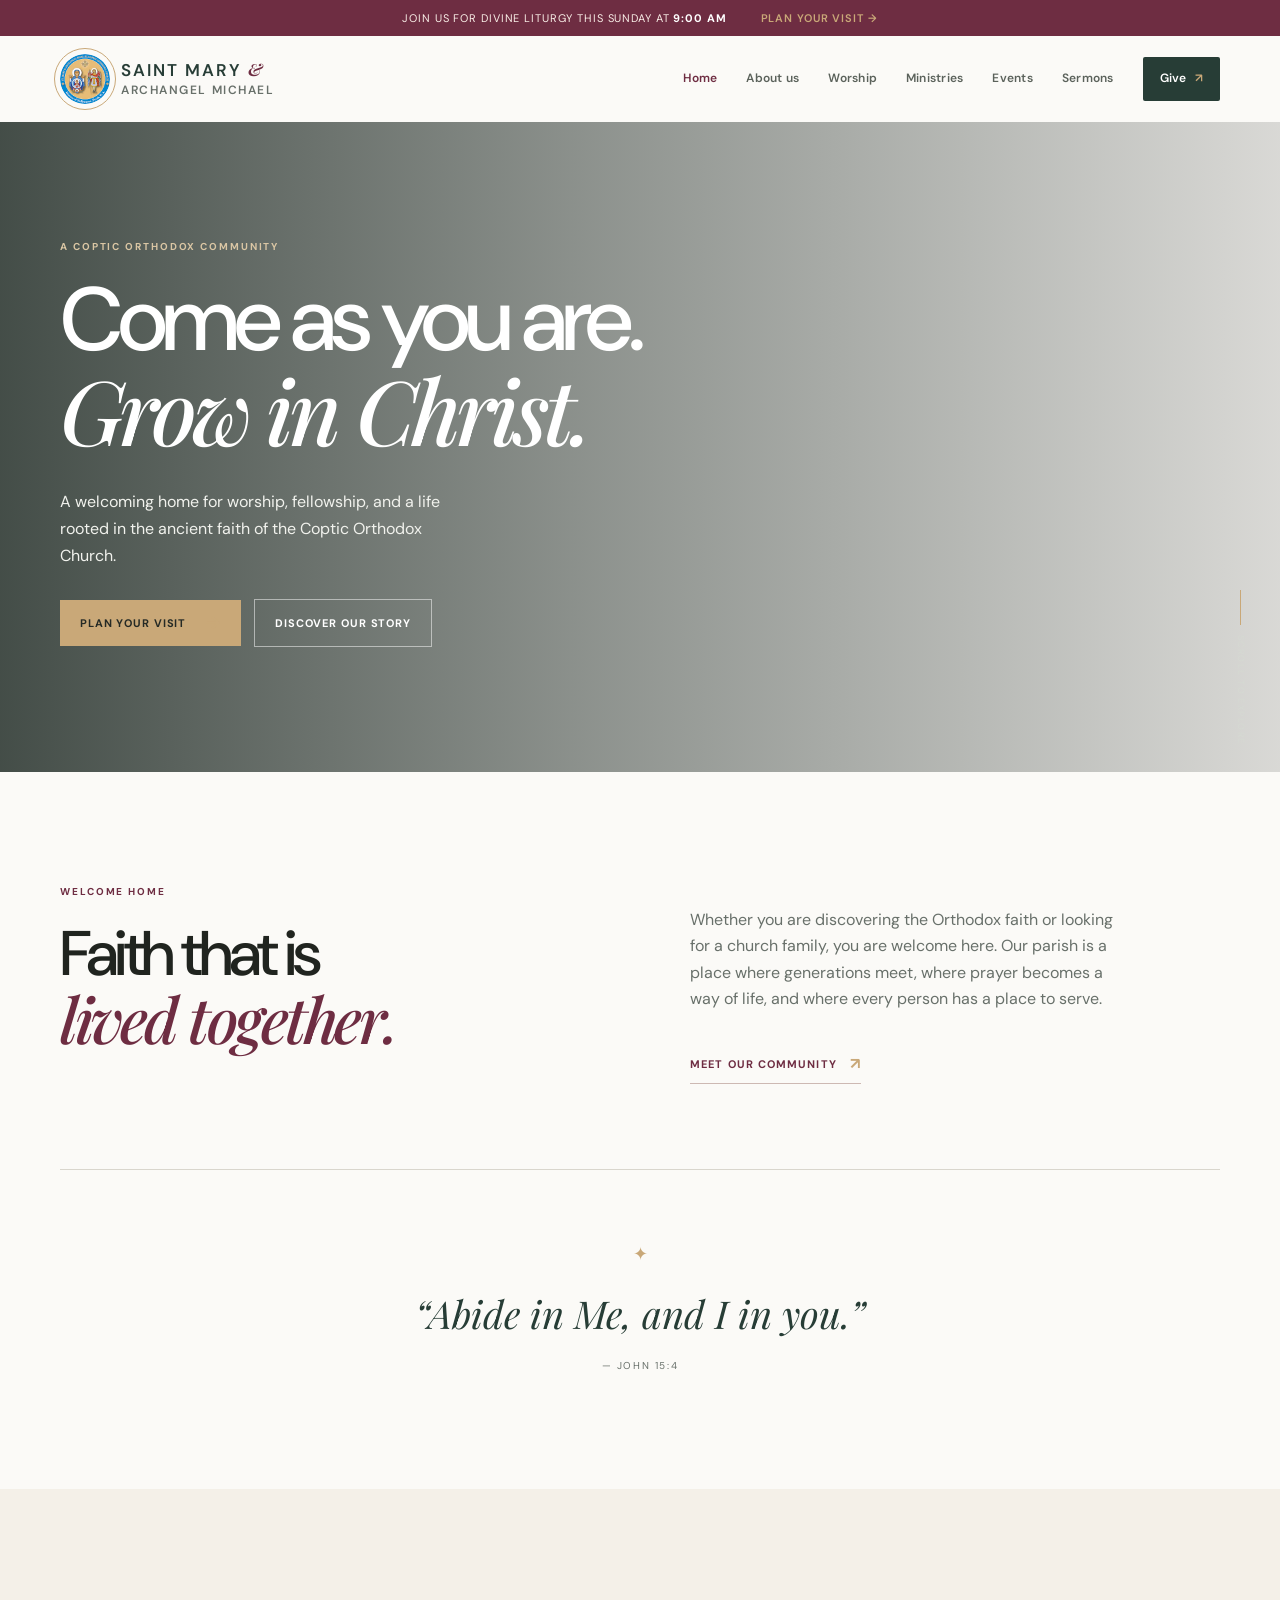
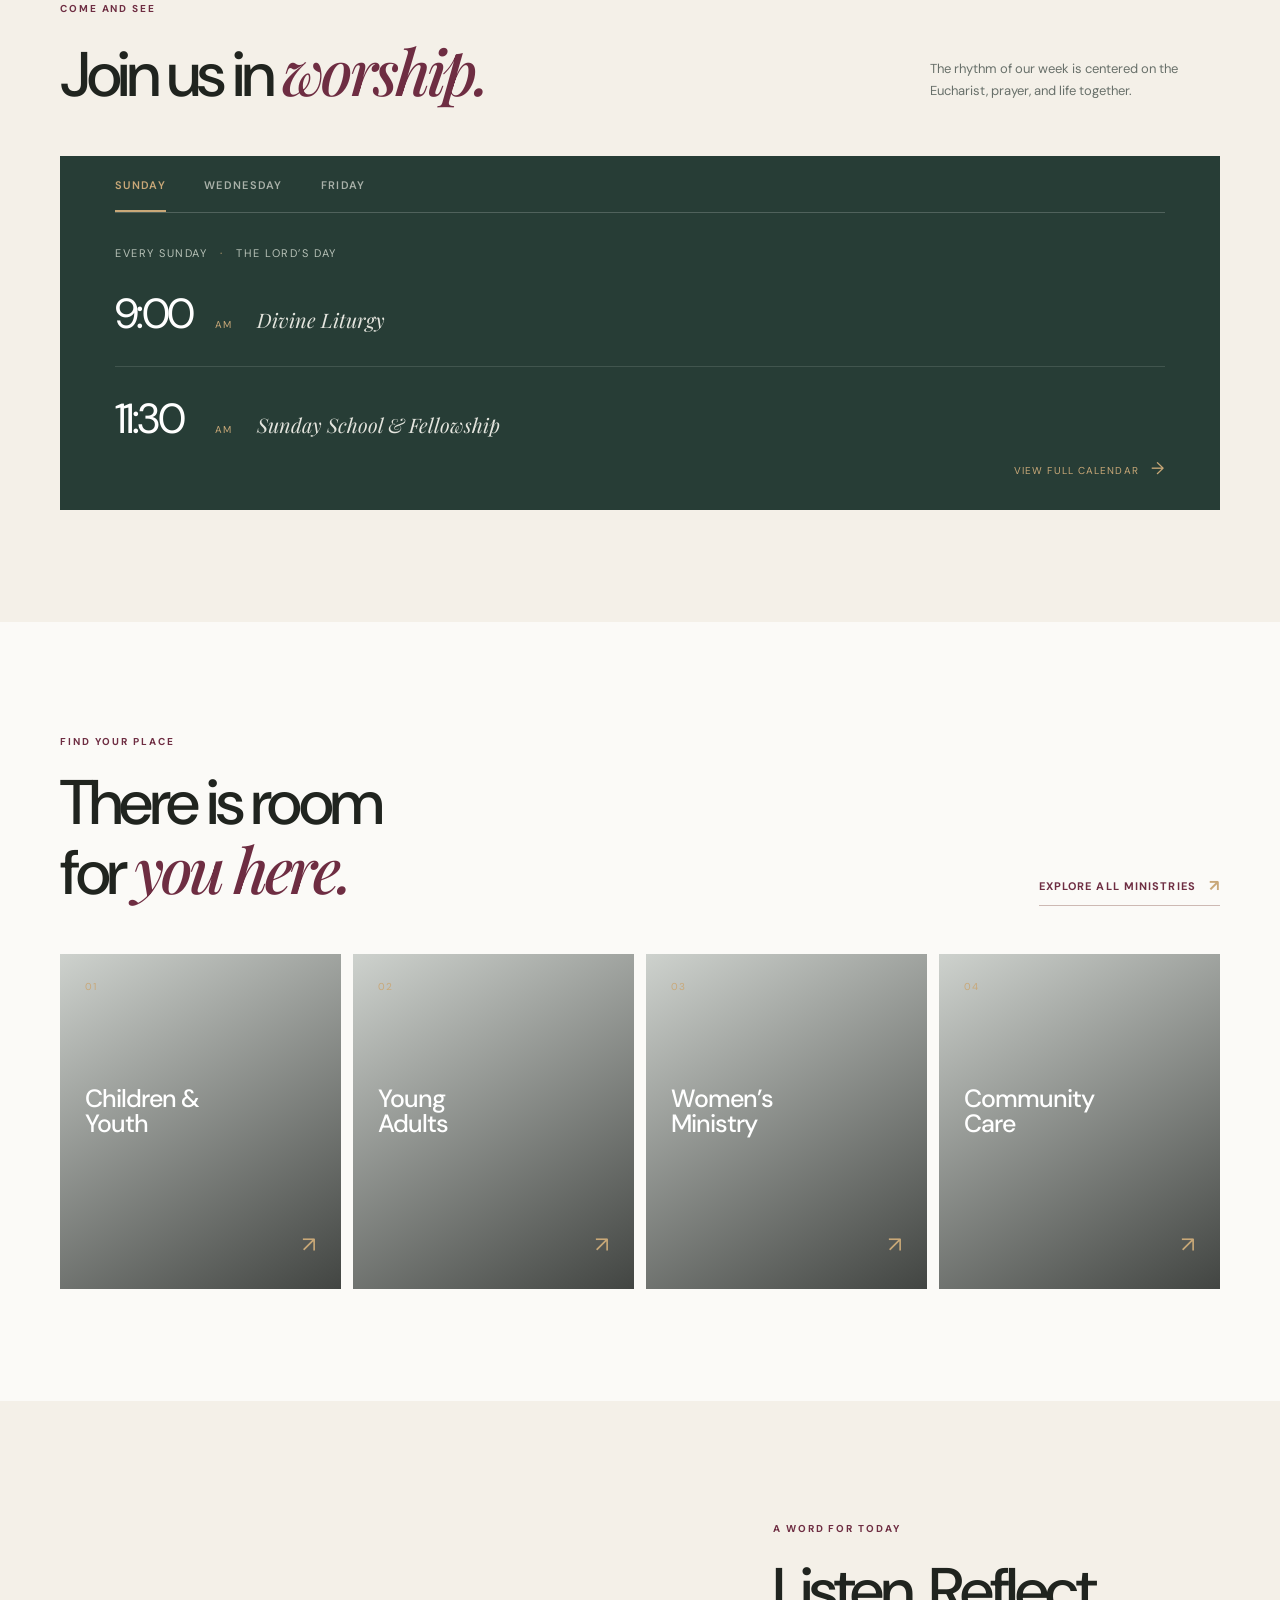
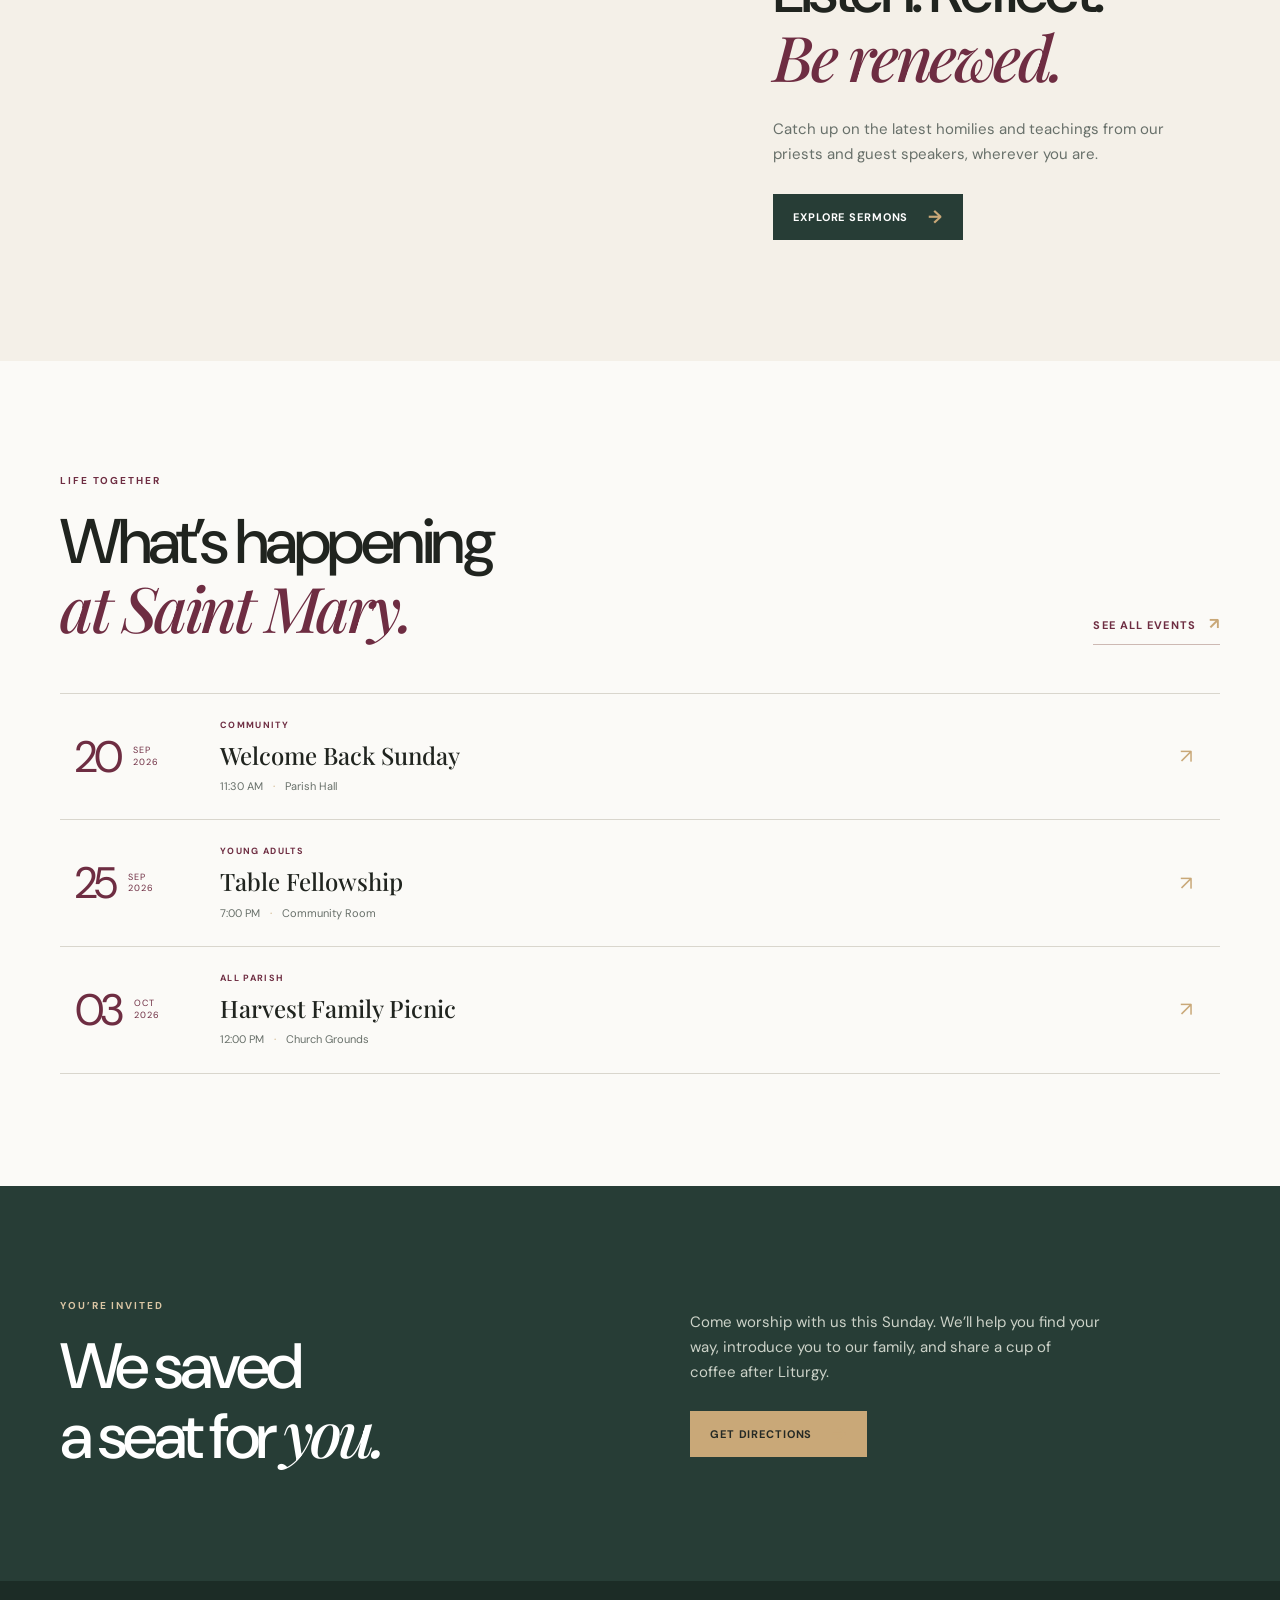
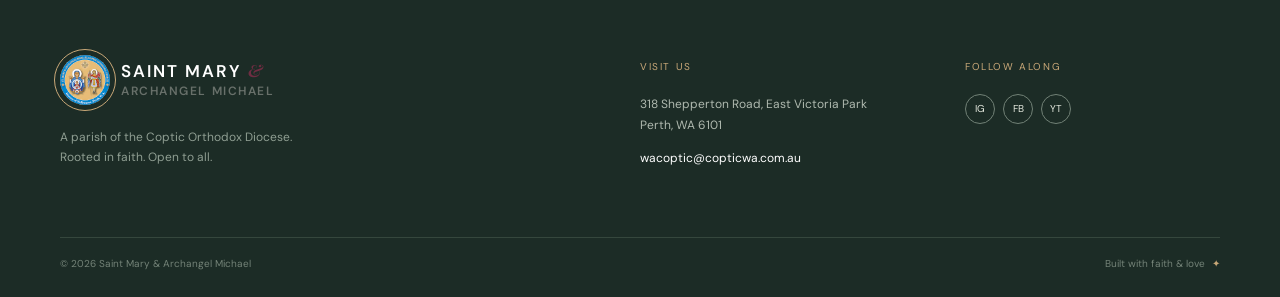
<file: index.html>
<!DOCTYPE html>
<html lang="en">
<head>
    <meta charset="UTF-8">
    <meta name="viewport" content="width=device-width, initial-scale=1.0">
    <meta name="robots" content="noindex">
    <title>Saint Mary &amp; Archangel Michael</title>
    <link rel="preconnect" href="https://fonts.googleapis.com">
    <link rel="preconnect" href="https://fonts.gstatic.com" crossorigin>
    <link href="https://fonts.googleapis.com/css2?family=DM+Sans:wght@400;500;600;700&family=Playfair+Display:ital,wght@0,500;0,600;1,500&display=swap"
          rel="stylesheet">
    <link rel="stylesheet" href="style.css">
</head>
<body>
<header class="site-header" id="top">
    <div class="announcement">
        <p>Join us for Divine Liturgy this Sunday at <strong>9:00 AM</strong></p>
        <a href="#visit">Plan your visit <span aria-hidden="true">→</span></a>
    </div>
    <nav class="nav container" aria-label="Main navigation">
        <a class="brand" href="#top" aria-label="Saint Mary and Archangel Michael home">
            <span class="brand-mark" aria-hidden="true"></span>
            <span class="brand-name">Saint Mary <i>&amp;</i><br><small>Archangel Michael</small></span>
        </a>
        <button class="menu-toggle" type="button" aria-expanded="false" aria-controls="nav-links">
            <span></span><span></span><span></span><span class="sr-only">Open menu</span>
        </button>
        <div class="nav-links" id="nav-links">
            <a class="active" href="index.html">Home</a>
            <a href="pages/about.html">About us</a>
            <a href="pages/worship.html">Worship</a>
            <a href="pages/ministries.html">Ministries</a>
            <a href="pages/events.html">Events</a>
            <a href="pages/sermons.html">Sermons</a>
            <a class="nav-cta" href="pages/give.html">Give <span aria-hidden="true">↗</span></a>
        </div>
    </nav>
</header>

<main>
    <section class="hero">
        <div class="hero-image" role="img" aria-label="Sunlight through the windows of a church"></div>
        <div class="hero-overlay"></div>
        <div class="hero-content container">
            <p class="eyebrow light">A Coptic Orthodox community</p>
            <h1>Come as you are.<br><em>Grow in Christ.</em></h1>
            <p class="hero-copy">A welcoming home for worship, fellowship, and a life rooted in the ancient faith of the Coptic Orthodox
                Church.</p>
            <div class="hero-actions">
                <a class="button button-primary" href="#visit">Plan your visit <span aria-hidden="true">→</span></a>
                <a class="button button-ghost" href="#about">Discover our story</a>
            </div>
        </div>
        <div class="hero-scroll" aria-hidden="true"><span></span> Scroll to explore</div>
    </section>

    <section class="welcome section" id="about">
        <div class="container welcome-grid">
            <div>
                <p class="eyebrow">Welcome home</p>
                <h2>Faith that is<br><em>lived together.</em></h2>
            </div>
            <div class="welcome-copy">
                <p>Whether you are discovering the Orthodox faith or looking for a church family, you are welcome here. Our parish is a
                    place where generations meet, where prayer becomes a way of life, and where every person has a place to serve.</p>
                <a class="text-link" href="#visit">Meet our community <span aria-hidden="true">↗</span></a>
            </div>
        </div>
        <div class="container scripture">
            <span class="cross-line" aria-hidden="true">✦</span>
            <blockquote>“Abide in Me, and I in you.”</blockquote>
            <cite>— John 15:4</cite>
        </div>
    </section>

    <section class="worship section section-tinted" id="worship">
        <div class="container">
            <div class="section-heading">
                <div>
                    <p class="eyebrow">Come and see</p>
                    <h2>Join us in <em>worship.</em></h2>
                </div>
                <p class="heading-note">The rhythm of our week is centered on the Eucharist, prayer, and life together.</p>
            </div>
            <div class="service-card">
                <div class="service-tabs" role="tablist" aria-label="Service days">
                    <button class="service-tab active" role="tab" aria-selected="true" aria-controls="sunday" id="sunday-tab">Sunday
                    </button>
                    <button class="service-tab" role="tab" aria-selected="false" aria-controls="wednesday" id="wednesday-tab">Wednesday
                    </button>
                    <button class="service-tab" role="tab" aria-selected="false" aria-controls="friday" id="friday-tab">Friday</button>
                </div>
                <div class="service-details active" id="sunday" role="tabpanel" aria-labelledby="sunday-tab">
                    <div class="service-day">Every Sunday <span>·</span> The Lord’s Day</div>
                    <div class="service-times"><strong>9:00</strong><span>AM</span><i>Divine Liturgy</i></div>
                    <div class="service-times"><strong>11:30</strong><span>AM</span><i>Sunday School &amp; Fellowship</i></div>
                </div>
                <div class="service-details" id="wednesday" role="tabpanel" aria-labelledby="wednesday-tab" hidden>
                    <div class="service-day">Every Wednesday <span>·</span> Midweek prayer</div>
                    <div class="service-times"><strong>7:00</strong><span>PM</span><i>Vespers &amp; Bible Study</i></div>
                    <div class="service-times"><strong>8:00</strong><span>PM</span><i>Youth Fellowship</i></div>
                </div>
                <div class="service-details" id="friday" role="tabpanel" aria-labelledby="friday-tab" hidden>
                    <div class="service-day">Every Friday <span>·</span> A time of praise</div>
                    <div class="service-times"><strong>7:00</strong><span>PM</span><i>Praise &amp; Worship</i></div>
                    <div class="service-times"><strong>8:30</strong><span>PM</span><i>Agape Meal</i></div>
                </div>
                <a class="service-link" href="#events">View full calendar <span aria-hidden="true">→</span></a>
            </div>
        </div>
    </section>

    <section class="ministries section" id="ministries">
        <div class="container">
            <div class="section-heading">
                <div>
                    <p class="eyebrow">Find your place</p>
                    <h2>There is room<br>for <em>you here.</em></h2>
                </div>
                <a class="text-link desktop-link" href="pages/ministries.html">Explore all ministries <span aria-hidden="true">↗</span></a>
            </div>
            <div class="ministry-grid">
                <a class="ministry-card card-one" href="pages/ministries.html#children"><span class="card-number">01</span>
                    <h3>Children &amp;<br>Youth</h3><span class="card-arrow">↗</span></a>
                <a class="ministry-card card-two" href="pages/ministries.html#young-adults"><span class="card-number">02</span>
                    <h3>Young<br>Adults</h3><span class="card-arrow">↗</span></a>
                <a class="ministry-card card-three" href="pages/ministries.html#women"><span class="card-number">03</span>
                    <h3>Women’s<br>Ministry</h3><span class="card-arrow">↗</span></a>
                <a class="ministry-card card-four" href="pages/ministries.html#care"><span class="card-number">04</span>
                    <h3>Community<br>Care</h3><span class="card-arrow">↗</span></a>
            </div>
        </div>
    </section>

    <section class="feature section" id="sermons">
        <div class="feature-image" role="img" aria-label="Candlelight inside the church"></div>
        <div class="feature-content">
            <p class="eyebrow">A word for today</p>
            <h2>Listen. Reflect.<br><em>Be renewed.</em></h2>
            <p>Catch up on the latest homilies and teachings from our priests and guest speakers, wherever you are.</p>
            <a class="button button-dark" href="pages/sermons.html#listen">Explore sermons <span aria-hidden="true">→</span></a>
        </div>
    </section>

    <section class="events section" id="events">
        <div class="container">
            <div class="section-heading">
                <div><p class="eyebrow">Life together</p>
                    <h2>What’s happening<br><em>at Saint Mary.</em></h2></div>
                <a class="text-link desktop-link" href="pages/events.html">See all events <span aria-hidden="true">↗</span></a>
            </div>
            <div class="event-list">
                <a class="event" href="pages/events.html#welcome">
                    <time datetime="2026-09-20"><strong>20</strong><span>SEP<br>2026</span></time>
                    <div><p class="event-type">Community</p>
                        <h3>Welcome Back Sunday</h3>
                        <p class="event-meta">11:30 AM <span>·</span> Parish Hall</p></div>
                    <span class="event-arrow">↗</span></a>
                <a class="event" href="pages/events.html#table">
                    <time datetime="2026-09-25"><strong>25</strong><span>SEP<br>2026</span></time>
                    <div><p class="event-type">Young adults</p>
                        <h3>Table Fellowship</h3>
                        <p class="event-meta">7:00 PM <span>·</span> Community Room</p></div>
                    <span class="event-arrow">↗</span></a>
                <a class="event" href="pages/events.html#picnic">
                    <time datetime="2026-10-03"><strong>03</strong><span>OCT<br>2026</span></time>
                    <div><p class="event-type">All parish</p>
                        <h3>Harvest Family Picnic</h3>
                        <p class="event-meta">12:00 PM <span>·</span> Church Grounds</p></div>
                    <span class="event-arrow">↗</span></a>
            </div>
        </div>
    </section>

    <section class="visit section" id="visit">
        <div class="container visit-grid">
            <div><p class="eyebrow light">You’re invited</p>
                <h2>We saved<br>a seat for <em>you.</em></h2></div>
            <div id="give"><p>Come worship with us this Sunday. We’ll help you find your way, introduce you to our family, and share a cup
                of coffee after Liturgy.</p><a class="button button-primary" href="#contact">Get directions <span
                    aria-hidden="true">→</span></a></div>
        </div>
    </section>
</main>

<div id="contact" data-footer></div>
<script src="script.js"></script>
</body>
</html>
</file>
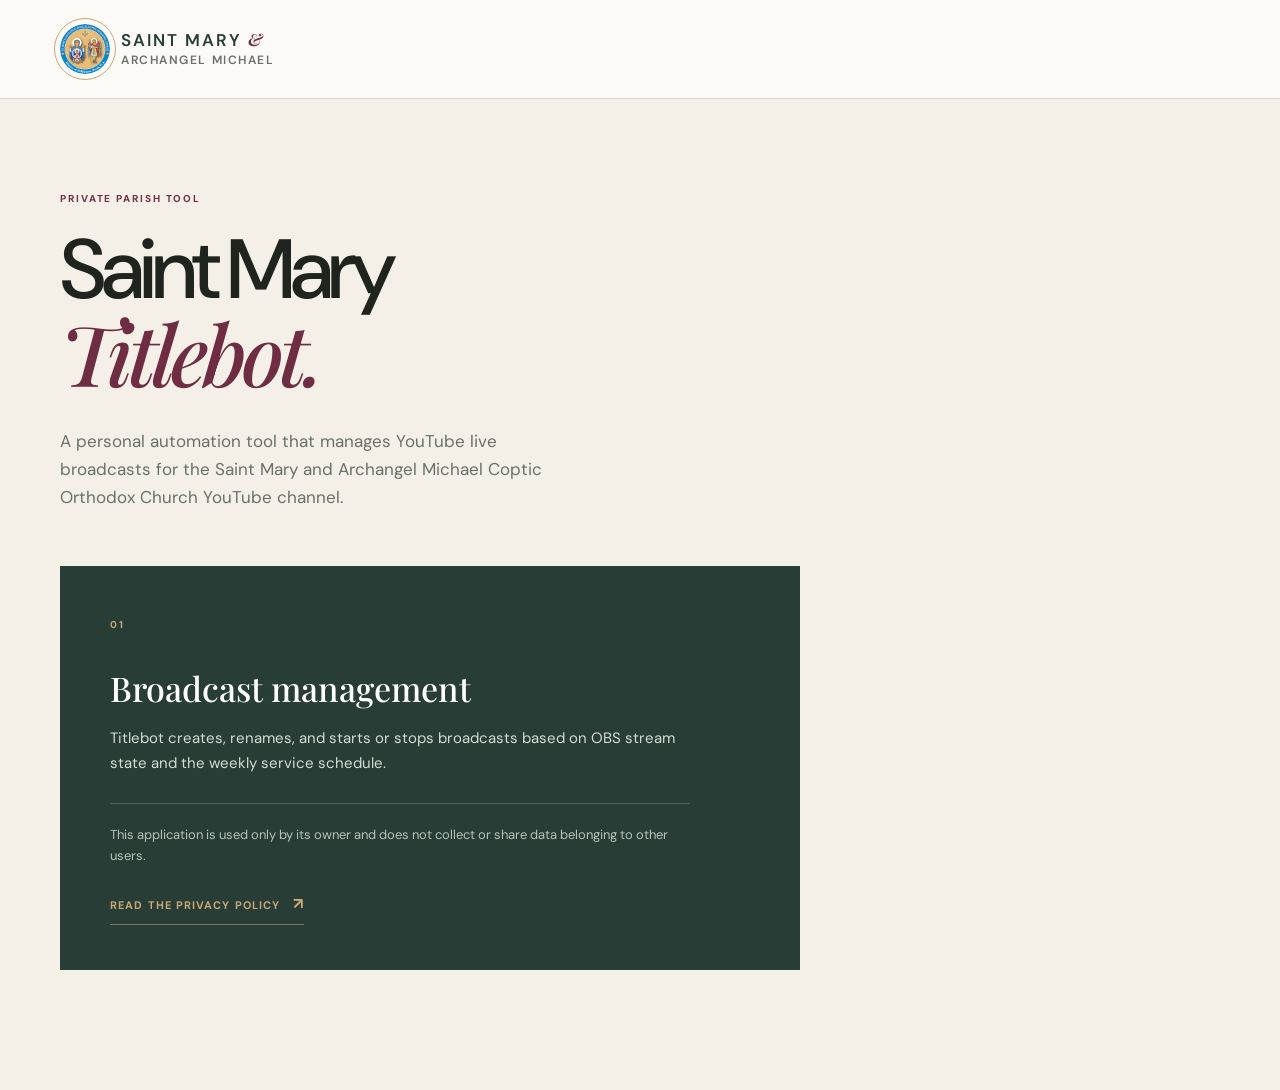
<file: titlebotHomePage.html>
<!DOCTYPE html>
<html lang="en">
<head>
  <meta charset="UTF-8">
  <meta name="viewport" content="width=device-width, initial-scale=1.0">
  <meta name="description" content="Saint Mary Titlebot, a private YouTube broadcast management tool.">
  <title>Saint Mary Titlebot</title>
  <link rel="preconnect" href="https://fonts.googleapis.com">
  <link rel="preconnect" href="https://fonts.gstatic.com" crossorigin>
  <link href="https://fonts.googleapis.com/css2?family=DM+Sans:wght@400;500;600;700&family=Playfair+Display:ital,wght@0,500;0,600;1,500&display=swap" rel="stylesheet">
  <link rel="stylesheet" href="style.css">
</head>
<body class="standalone-page">
  <header class="standalone-header">
    <div class="container">
      <div class="brand" aria-label="Saint Mary and Archangel Michael">
        <span class="brand-mark" aria-hidden="true"></span>
        <span class="brand-name">Saint Mary <i>&amp;</i><br><small>Archangel Michael</small></span>
      </div>
    </div>
  </header>
  <main class="tool-page">
    <div class="container">
      <section class="tool-intro">
        <p class="eyebrow">Private parish tool</p>
        <h1>Saint Mary<br><em>Titlebot.</em></h1>
        <p>A personal automation tool that manages YouTube live broadcasts for the Saint Mary and Archangel Michael Coptic Orthodox Church YouTube channel.</p>
      </section>
      <section class="tool-card">
        <span class="tool-card-number">01</span>
        <h2>Broadcast management</h2>
        <p>Titlebot creates, renames, and starts or stops broadcasts based on OBS stream state and the weekly service schedule.</p>
        <p class="tool-note">This application is used only by its owner and does not collect or share data belonging to other users.</p>
        <a class="text-link standalone-link" href="titlebotPrivacy.html">Read the privacy policy <span aria-hidden="true">↗</span></a>
      </section>
    </div>
  </main>
</body>
</html>
</file>
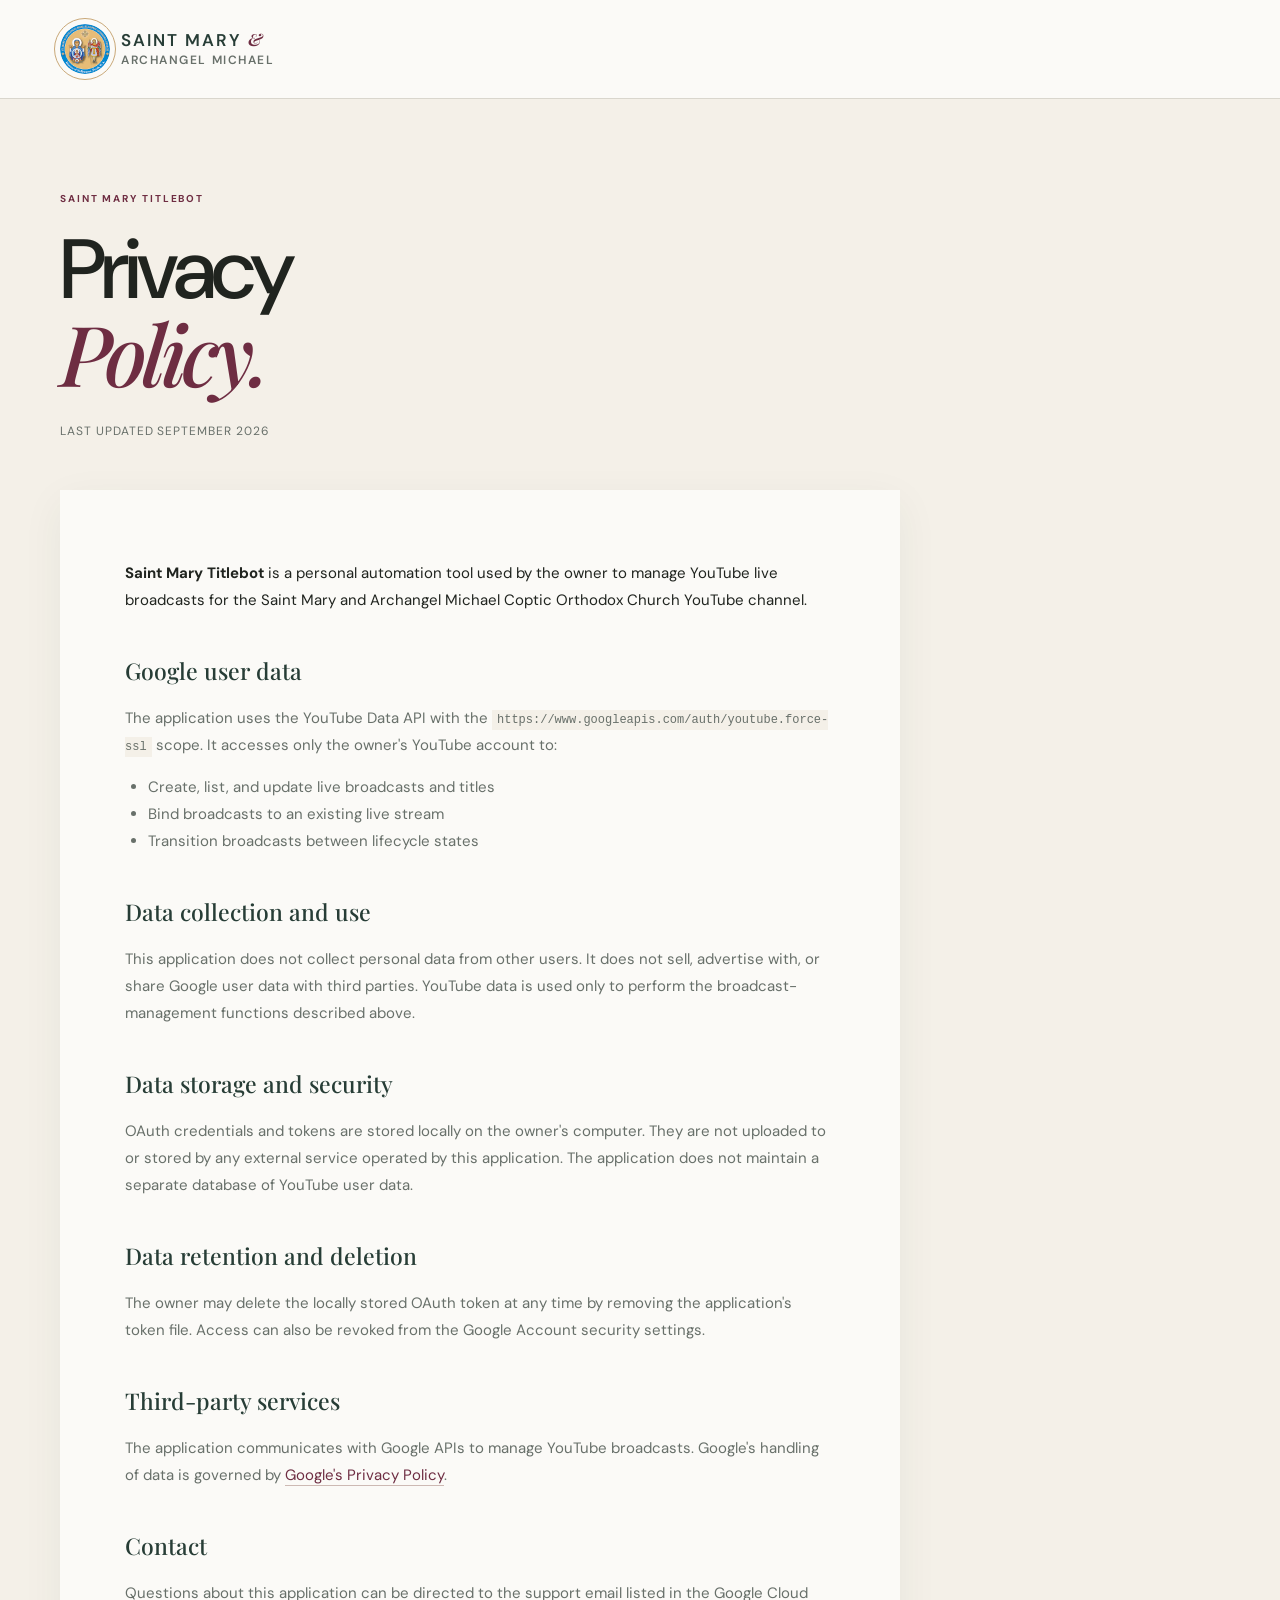
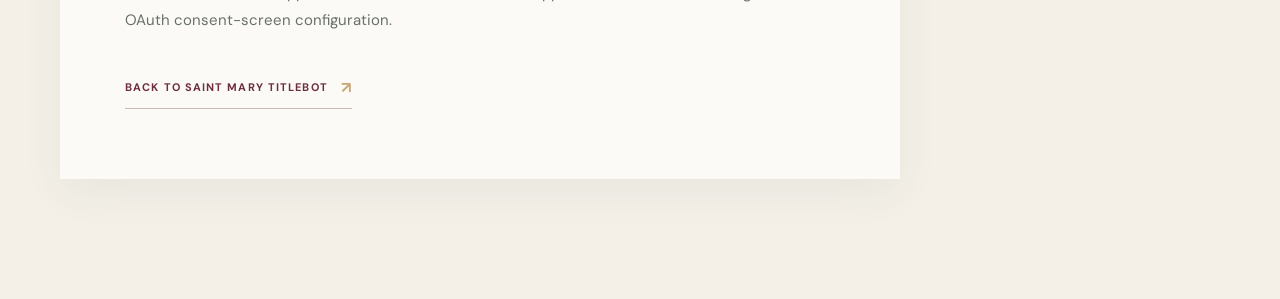
<file: titlebotPrivacy.html>
<!DOCTYPE html>
<html lang="en">
<head>
  <meta charset="UTF-8">
  <meta name="viewport" content="width=device-width, initial-scale=1.0">
  <meta name="description" content="Privacy policy for Saint Mary Titlebot.">
  <title>Privacy Policy | Saint Mary Titlebot</title>
  <link rel="preconnect" href="https://fonts.googleapis.com">
  <link rel="preconnect" href="https://fonts.gstatic.com" crossorigin>
  <link href="https://fonts.googleapis.com/css2?family=DM+Sans:wght@400;500;600;700&family=Playfair+Display:ital,wght@0,500;0,600;1,500&display=swap" rel="stylesheet">
  <link rel="stylesheet" href="style.css">
</head>
<body class="standalone-page">
  <header class="standalone-header">
    <div class="container">
      <div class="brand" aria-label="Saint Mary and Archangel Michael">
        <span class="brand-mark" aria-hidden="true"></span>
        <span class="brand-name">Saint Mary <i>&amp;</i><br><small>Archangel Michael</small></span>
      </div>
    </div>
  </header>
  <main class="legal-page">
    <div class="container">
      <div class="legal-heading">
        <p class="eyebrow">Saint Mary Titlebot</p>
        <h1>Privacy<br><em>Policy.</em></h1>
        <p>Last updated September 2026</p>
      </div>
      <article class="legal-card">
        <p><strong>Saint Mary Titlebot</strong> is a personal automation tool used by the owner to manage YouTube live broadcasts for the Saint Mary and Archangel Michael Coptic Orthodox Church YouTube channel.</p>

        <h2>Google user data</h2>
        <p>The application uses the YouTube Data API with the <code>https://www.googleapis.com/auth/youtube.force-ssl</code> scope. It accesses only the owner's YouTube account to:</p>
        <ul>
          <li>Create, list, and update live broadcasts and titles</li>
          <li>Bind broadcasts to an existing live stream</li>
          <li>Transition broadcasts between lifecycle states</li>
        </ul>

        <h2>Data collection and use</h2>
        <p>This application does not collect personal data from other users. It does not sell, advertise with, or share Google user data with third parties. YouTube data is used only to perform the broadcast-management functions described above.</p>

        <h2>Data storage and security</h2>
        <p>OAuth credentials and tokens are stored locally on the owner's computer. They are not uploaded to or stored by any external service operated by this application. The application does not maintain a separate database of YouTube user data.</p>

        <h2>Data retention and deletion</h2>
        <p>The owner may delete the locally stored OAuth token at any time by removing the application's token file. Access can also be revoked from the Google Account security settings.</p>

        <h2>Third-party services</h2>
        <p>The application communicates with Google APIs to manage YouTube broadcasts. Google's handling of data is governed by <a href="https://policies.google.com/privacy">Google's Privacy Policy</a>.</p>

        <h2>Contact</h2>
        <p>Questions about this application can be directed to the support email listed in the Google Cloud OAuth consent-screen configuration.</p>
        <p><a class="text-link standalone-link" href="titlebotHomePage.html">Back to Saint Mary Titlebot <span aria-hidden="true">↗</span></a></p>
      </article>
    </div>
  </main>
</body>
</html>
</file>
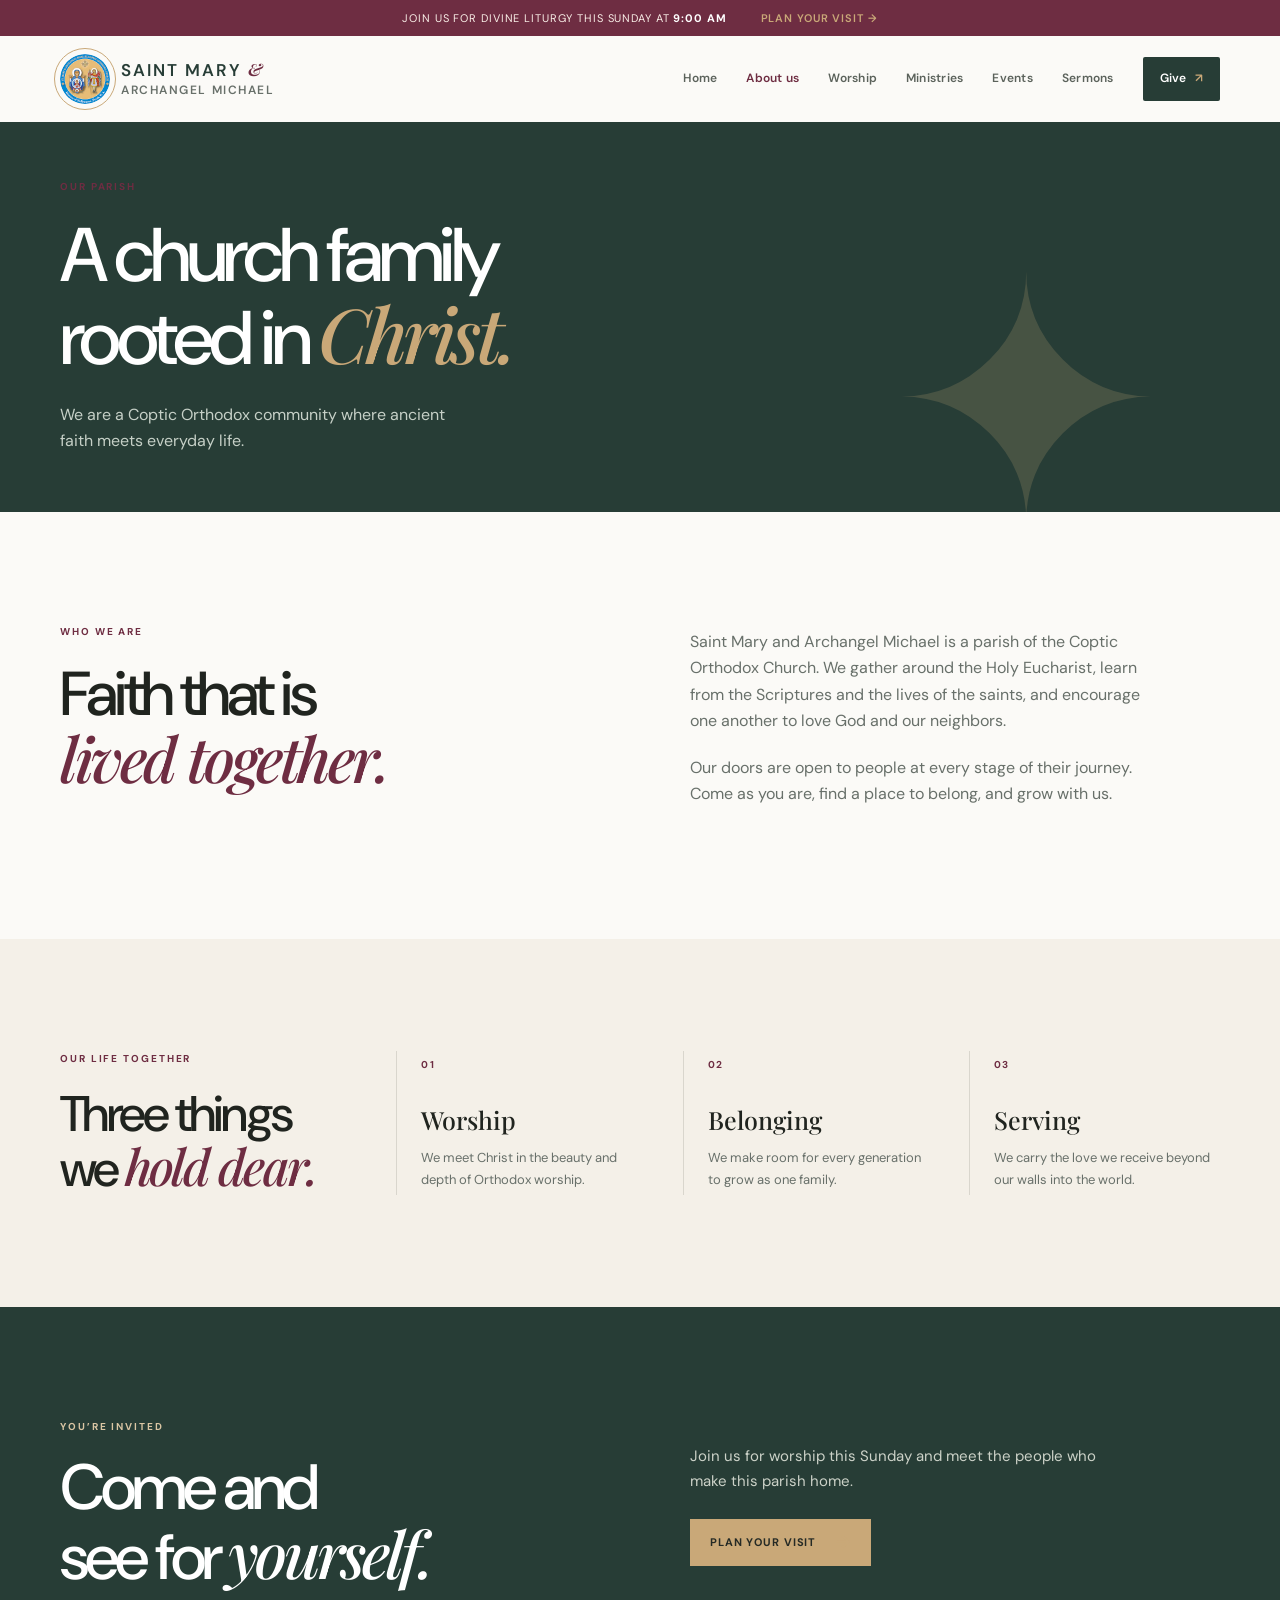
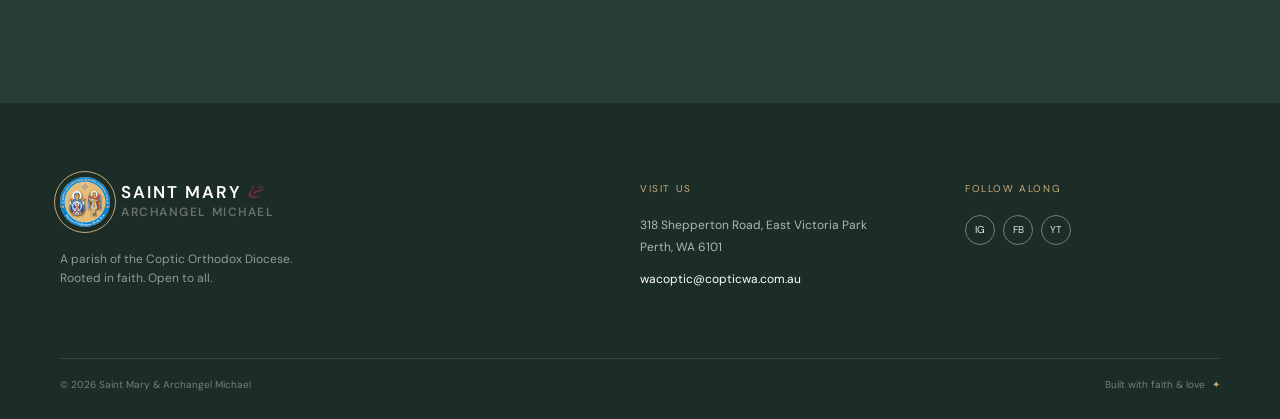
<file: pages/about.html>
<!DOCTYPE html>
<html lang="en">
<head>
    <meta charset="UTF-8">
    <meta name="viewport" content="width=device-width, initial-scale=1.0">
    <meta name="description"
          content="Learn about the faith, story, and community of Saint Mary and Archangel Michael Coptic Orthodox Church.">
    <title>About Us | Saint Mary &amp; Archangel Michael</title>
    <link rel="preconnect" href="https://fonts.googleapis.com">
    <link rel="preconnect" href="https://fonts.gstatic.com" crossorigin>
    <link href="https://fonts.googleapis.com/css2?family=DM+Sans:wght@400;500;600;700&family=Playfair+Display:ital,wght@0,500;0,600;1,500&display=swap"
          rel="stylesheet">
    <link rel="stylesheet" href="../style.css">
</head>
<body>
<header class="site-header">
    <div class="announcement"><p>Join us for Divine Liturgy this Sunday at <strong>9:00 AM</strong></p><a href="worship.html">Plan your
        visit <span aria-hidden="true">→</span></a></div>
    <nav class="nav container" aria-label="Main navigation">
        <a class="brand" href="../index.html" aria-label="Saint Mary and Archangel Michael home"><span class="brand-mark"
                                                                                                       aria-hidden="true"></span><span
                class="brand-name">Saint Mary <i>&amp;</i><br><small>Archangel Michael</small></span></a>
        <button class="menu-toggle" type="button" aria-expanded="false" aria-controls="nav-links">
            <span></span><span></span><span></span><span class="sr-only">Open menu</span></button>
        <div class="nav-links" id="nav-links"><a href="../index.html">Home</a><a class="active" href="about.html">About us</a><a
                href="worship.html">Worship</a><a href="ministries.html">Ministries</a><a href="events.html">Events</a><a
                href="sermons.html">Sermons</a><a class="nav-cta" href="give.html">Give <span aria-hidden="true">↗</span></a></div>
    </nav>
</header>
<main>
    <section class="page-hero">
        <div class="container"><p class="eyebrow">Our parish</p>
            <h1>A church family<br>rooted in <em>Christ.</em></h1>
            <p>We are a Coptic Orthodox community where ancient faith meets everyday life.</p></div>
    </section>
    <section class="section">
        <div class="container split-content">
            <div><p class="eyebrow">Who we are</p>
                <h2>Faith that is<br><em>lived together.</em></h2></div>
            <div class="prose"><p>Saint Mary and Archangel Michael is a parish of the Coptic Orthodox Church. We gather around the Holy
                Eucharist, learn from the Scriptures and the lives of the saints, and encourage one another to love God and our
                neighbors.</p>
                <p>Our doors are open to people at every stage of their journey. Come as you are, find a place to belong, and grow with
                    us.</p></div>
        </div>
    </section>
    <section class="section section-tinted">
        <div class="container values-grid">
            <div><p class="eyebrow">Our life together</p>
                <h2>Three things<br>we <em>hold dear.</em></h2></div>
            <div class="value"><span>01</span>
                <h3>Worship</h3>
                <p>We meet Christ in the beauty and depth of Orthodox worship.</p></div>
            <div class="value"><span>02</span>
                <h3>Belonging</h3>
                <p>We make room for every generation to grow as one family.</p></div>
            <div class="value"><span>03</span>
                <h3>Serving</h3>
                <p>We carry the love we receive beyond our walls into the world.</p></div>
        </div>
    </section>
    <section class="visit section">
        <div class="container visit-grid">
            <div><p class="eyebrow light">You’re invited</p>
                <h2>Come and<br>see for <em>yourself.</em></h2></div>
            <div><p>Join us for worship this Sunday and meet the people who make this parish home.</p><a class="button button-primary"
                                                                                                         href="worship.html">Plan your visit
                <span aria-hidden="true">→</span></a></div>
        </div>
    </section>
</main>
<div data-footer></div>
<script src="../script.js"></script>
</body>
</html>
</file>
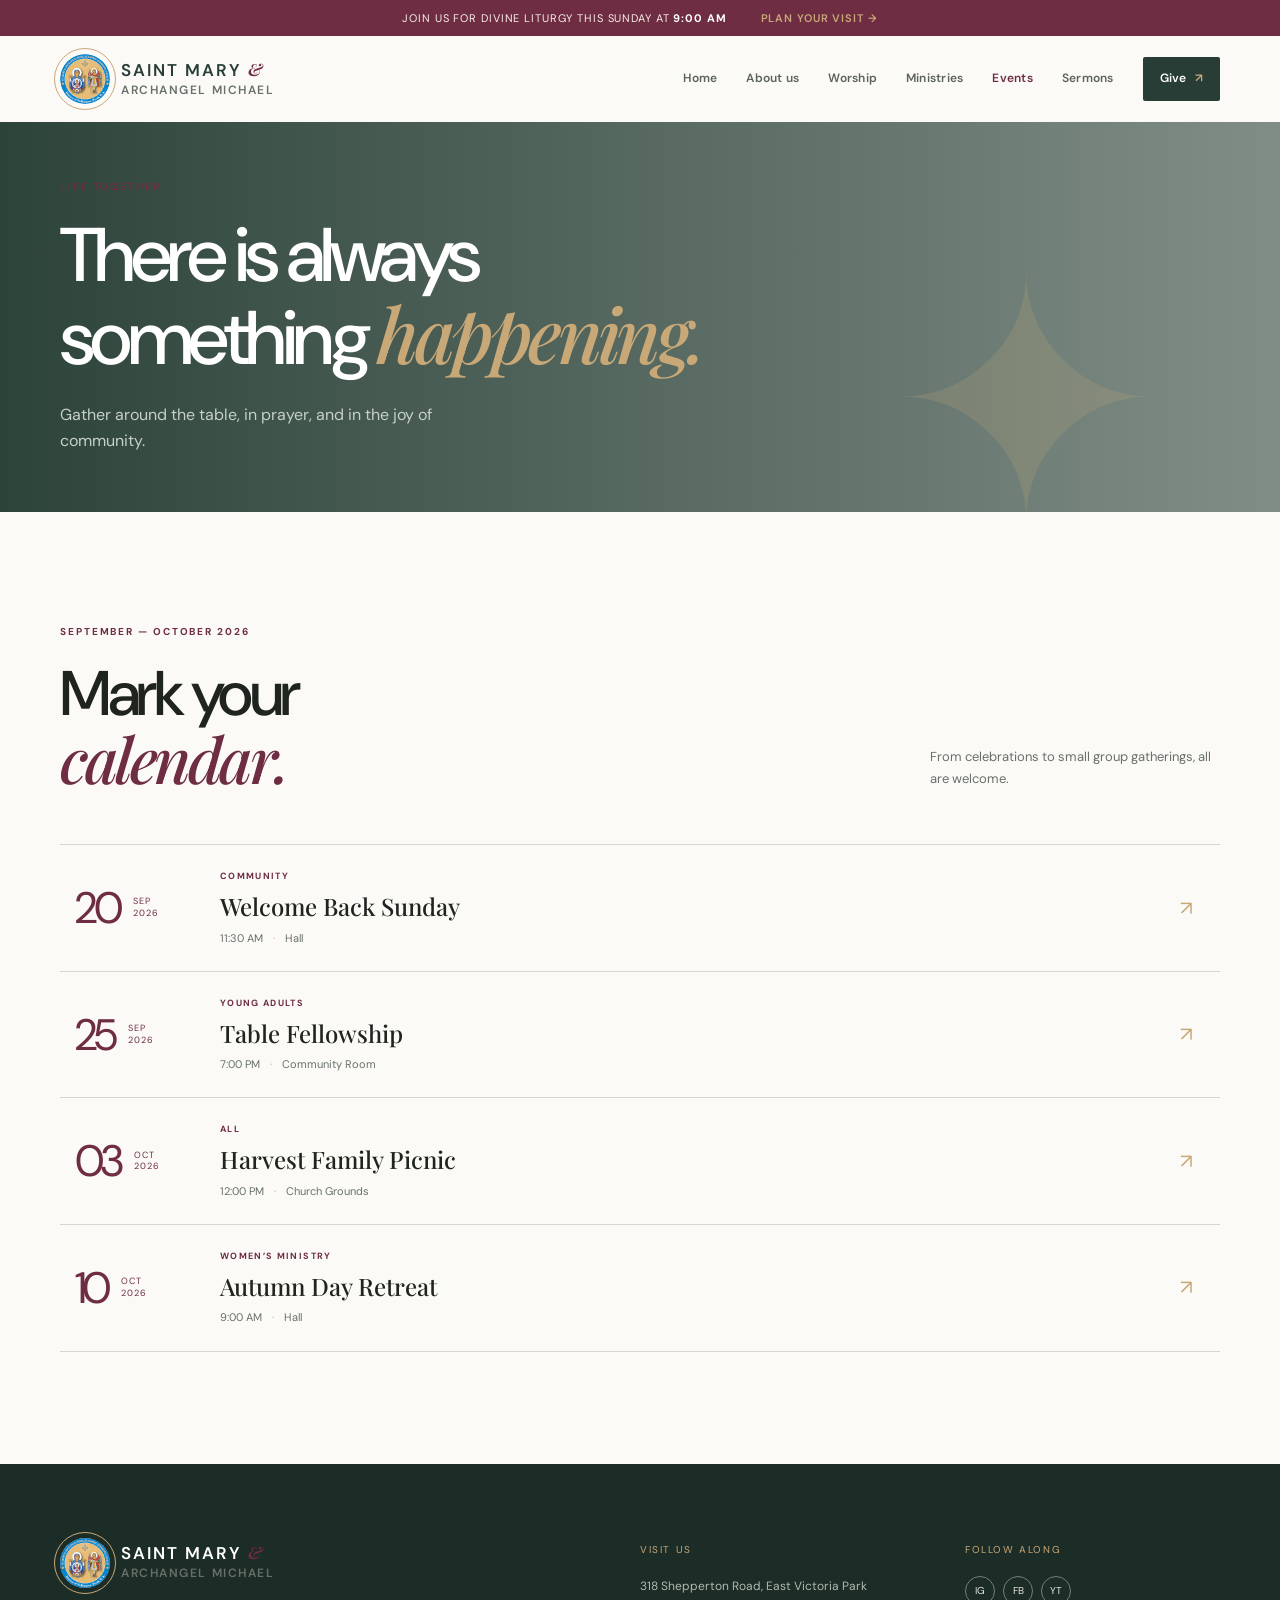
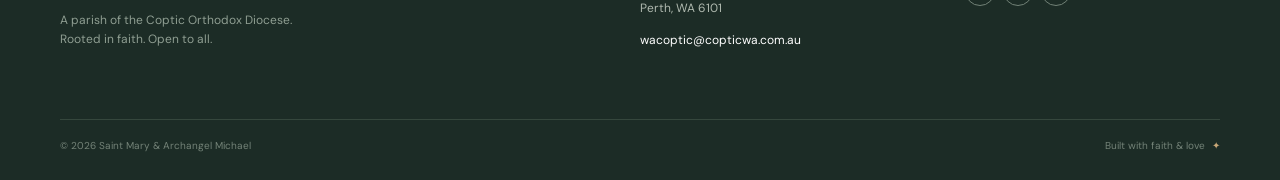
<file: pages/events.html>
<!DOCTYPE html>
<html lang="en">
<head>
    <meta charset="UTF-8">
    <meta name="viewport" content="width=device-width, initial-scale=1.0">
    <meta name="description" content="Upcoming events and gatherings at Saint Mary and Archangel Michael.">
    <title>Events | Saint Mary &amp; Archangel Michael</title>
    <link rel="preconnect" href="https://fonts.googleapis.com">
    <link rel="preconnect" href="https://fonts.gstatic.com" crossorigin>
    <link href="https://fonts.googleapis.com/css2?family=DM+Sans:wght@400;500;600;700&family=Playfair+Display:ital,wght@0,500;0,600;1,500&display=swap"
          rel="stylesheet">
    <link rel="stylesheet" href="../style.css">
</head>
<body>
<header class="site-header">
    <div class="announcement"><p>Join us for Divine Liturgy this Sunday at <strong>9:00 AM</strong></p><a href="worship.html">Plan your
        visit <span aria-hidden="true">→</span></a></div>
    <nav class="nav container" aria-label="Main navigation"><a class="brand" href="../index.html"><span class="brand-mark"
                                                                                                        aria-hidden="true"></span><span
            class="brand-name">Saint Mary <i>&amp;</i><br><small>Archangel Michael</small></span></a>
        <button class="menu-toggle" type="button" aria-expanded="false" aria-controls="nav-links">
            <span></span><span></span><span></span><span class="sr-only">Open menu</span></button>
        <div class="nav-links" id="nav-links"><a href="../index.html">Home</a><a href="about.html">About us</a><a href="worship.html">Worship</a><a
                href="ministries.html">Ministries</a><a class="active" href="events.html">Events</a><a href="sermons.html">Sermons</a><a
                class="nav-cta" href="give.html">Give <span aria-hidden="true">↗</span></a></div>
    </nav>
</header>
<main>
    <section class="page-hero page-hero-events">
        <div class="container"><p class="eyebrow">Life together</p>
            <h1>There is always<br>something <em>happening.</em></h1>
            <p>Gather around the table, in prayer, and in the joy of community.</p></div>
    </section>
    <section class="events section">
        <div class="container">
            <div class="section-heading">
                <div><p class="eyebrow">September — October 2026</p>
                    <h2>Mark your<br><em>calendar.</em></h2></div>
                <p class="heading-note">From celebrations to small group gatherings, all are welcome.</p></div>
            <div class="event-list"><a class="event" id="welcome" href="#welcome">
                <time datetime="2026-09-20"><strong>20</strong><span>SEP<br>2026</span></time>
                <div><p class="event-type">Community</p>
                    <h3>Welcome Back Sunday</h3>
                    <p class="event-meta">11:30 AM <span>·</span> Hall</p></div>
                <span class="event-arrow">↗</span></a><a class="event" id="table" href="#table">
                <time datetime="2026-09-25"><strong>25</strong><span>SEP<br>2026</span></time>
                <div><p class="event-type">Young adults</p>
                    <h3>Table Fellowship</h3>
                    <p class="event-meta">7:00 PM <span>·</span> Community Room</p></div>
                <span class="event-arrow">↗</span></a><a class="event" id="picnic" href="#picnic">
                <time datetime="2026-10-03"><strong>03</strong><span>OCT<br>2026</span></time>
                <div><p class="event-type">All</p>
                    <h3>Harvest Family Picnic</h3>
                    <p class="event-meta">12:00 PM <span>·</span> Church Grounds</p></div>
                <span class="event-arrow">↗</span></a><a class="event" id="retreat" href="#retreat">
                <time datetime="2026-10-10"><strong>10</strong><span>OCT<br>2026</span></time>
                <div><p class="event-type">Women’s ministry</p>
                    <h3>Autumn Day Retreat</h3>
                    <p class="event-meta">9:00 AM <span>·</span> Hall</p></div>
                <span class="event-arrow">↗</span></a></div>
        </div>
    </section>
</main>
<div data-footer></div>
<script src="../script.js"></script>
</body>
</html>
</file>
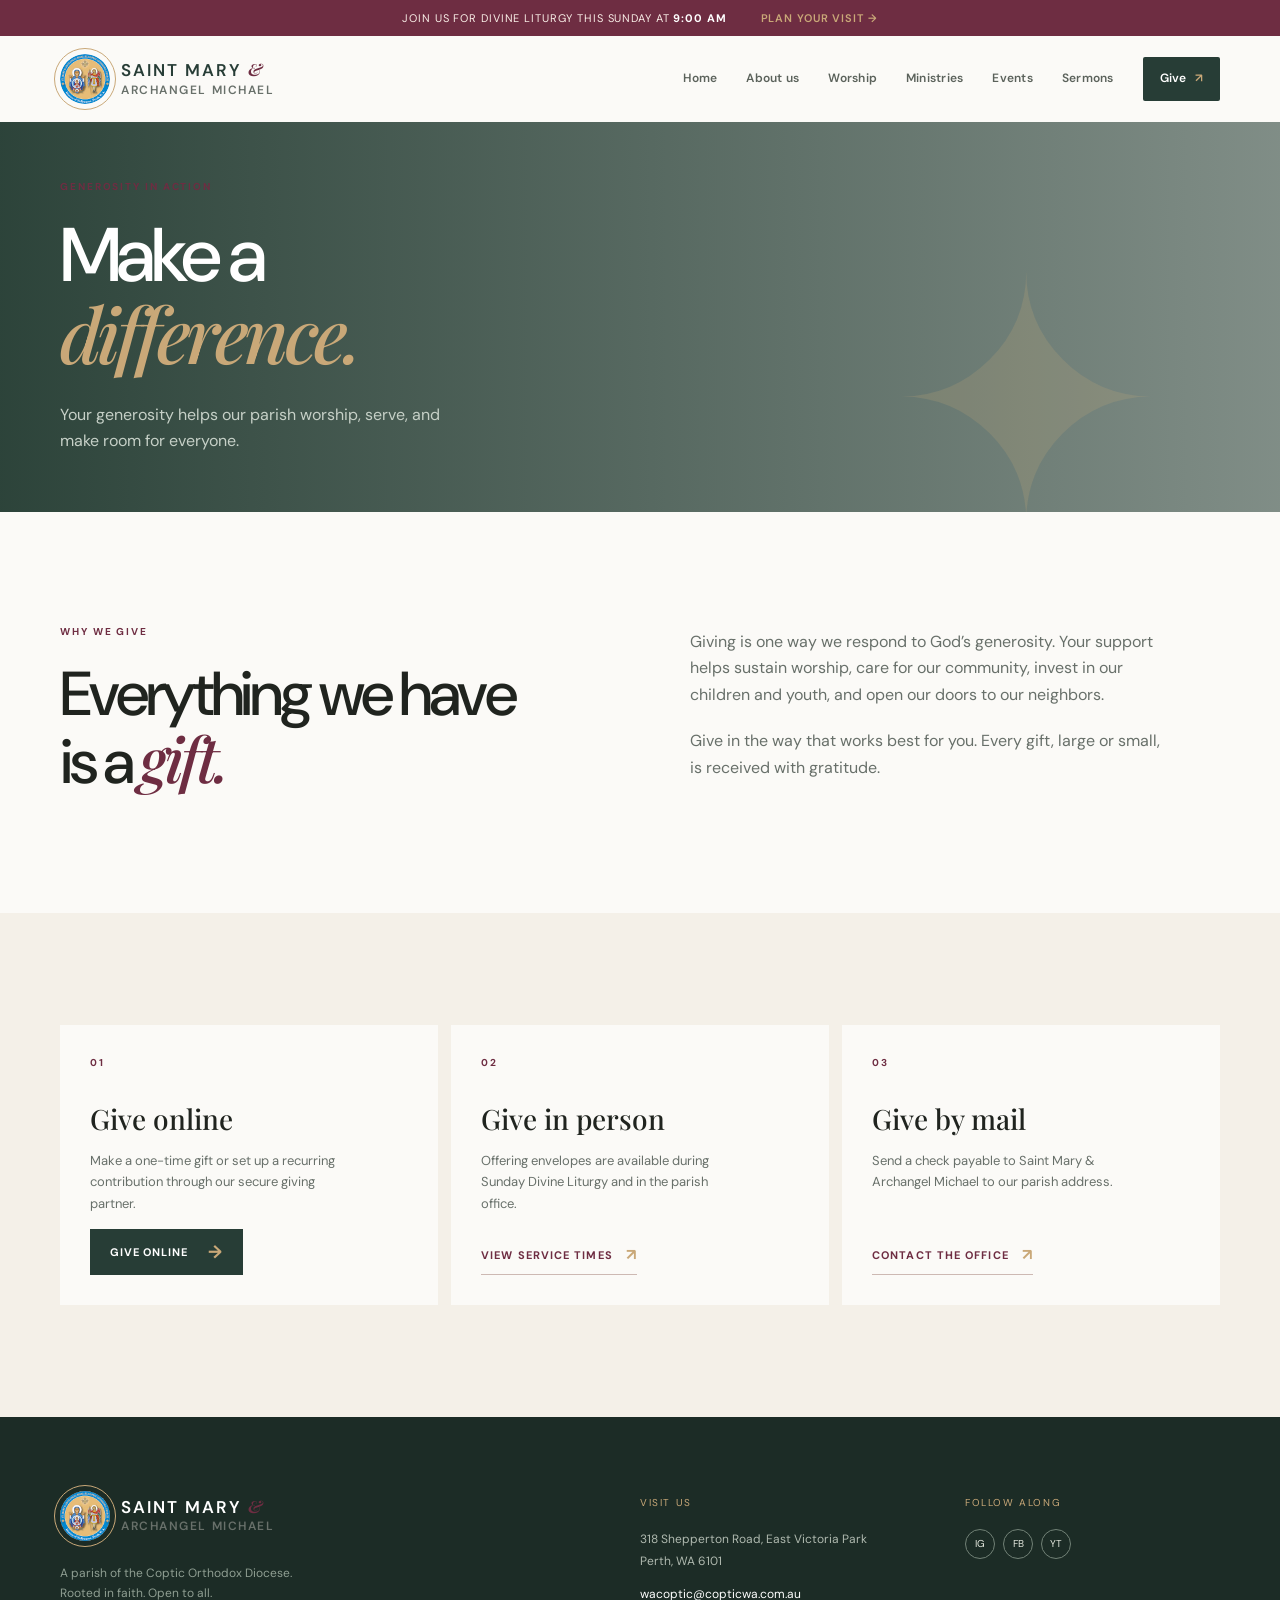
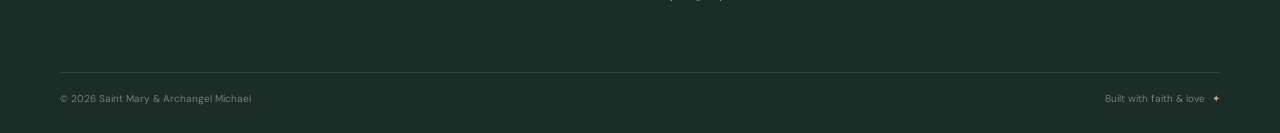
<file: pages/give.html>
<!DOCTYPE html>
<html lang="en">
<head>
    <meta charset="UTF-8">
    <meta name="viewport" content="width=device-width, initial-scale=1.0">
    <meta name="description" content="Support the ministry and mission of Saint Mary and Archangel Michael.">
    <title>Give | Saint Mary &amp; Archangel Michael</title>
    <link rel="preconnect" href="https://fonts.googleapis.com">
    <link rel="preconnect" href="https://fonts.gstatic.com" crossorigin>
    <link href="https://fonts.googleapis.com/css2?family=DM+Sans:wght@400;500;600;700&family=Playfair+Display:ital,wght@0,500;0,600;1,500&display=swap"
          rel="stylesheet">
    <link rel="stylesheet" href="../style.css">
</head>
<body>
<header class="site-header">
    <div class="announcement"><p>Join us for Divine Liturgy this Sunday at <strong>9:00 AM</strong></p><a href="worship.html">Plan your
        visit <span aria-hidden="true">→</span></a></div>
    <nav class="nav container" aria-label="Main navigation"><a class="brand" href="../index.html"><span class="brand-mark"
                                                                                                        aria-hidden="true"></span><span
            class="brand-name">Saint Mary <i>&amp;</i><br><small>Archangel Michael</small></span></a>
        <button class="menu-toggle" type="button" aria-expanded="false" aria-controls="nav-links">
            <span></span><span></span><span></span><span class="sr-only">Open menu</span></button>
        <div class="nav-links" id="nav-links"><a href="../index.html">Home</a><a href="about.html">About us</a><a href="worship.html">Worship</a><a
                href="ministries.html">Ministries</a><a href="events.html">Events</a><a href="sermons.html">Sermons</a><a
                class="nav-cta active" href="give.html">Give <span aria-hidden="true">↗</span></a></div>
    </nav>
</header>
<main>
    <section class="page-hero page-hero-give">
        <div class="container"><p class="eyebrow">Generosity in action</p>
            <h1>Make a<br><em>difference.</em></h1>
            <p>Your generosity helps our parish worship, serve, and make room for everyone.</p></div>
    </section>
    <section class="section">
        <div class="container split-content">
            <div><p class="eyebrow">Why we give</p>
                <h2>Everything we have<br>is a <em>gift.</em></h2></div>
            <div class="prose"><p>Giving is one way we respond to God’s generosity. Your support helps sustain worship, care for our
                community, invest in our children and youth, and open our doors to our neighbors.</p>
                <p>Give in the way that works best for you. Every gift, large or small, is received with gratitude.</p></div>
        </div>
    </section>
    <section class="section section-tinted">
        <div class="container giving-grid">
            <div class="giving-card" id="online"><span>01</span>
                <h3>Give online</h3>
                <p>Make a one-time gift or set up a recurring contribution through our secure giving partner.</p><a
                        class="button button-dark" href="#online">Give online <span aria-hidden="true">→</span></a></div>
            <div class="giving-card"><span>02</span>
                <h3>Give in person</h3>
                <p>Offering envelopes are available during Sunday Divine Liturgy and in the parish office.</p><a class="text-link"
                                                                                                                 href="worship.html">View
                    service times <span aria-hidden="true">↗</span></a></div>
            <div class="giving-card"><span>03</span>
                <h3>Give by mail</h3>
                <p>Send a check payable to Saint Mary &amp; Archangel Michael to our parish address.</p><a class="text-link"
                                                                                                           href="mailto:hello@saintmarychurch.org">Contact
                    the office <span aria-hidden="true">↗</span></a></div>
        </div>
    </section>
</main>
<div data-footer></div>
<script src="../script.js"></script>
</body>
</html>
</file>
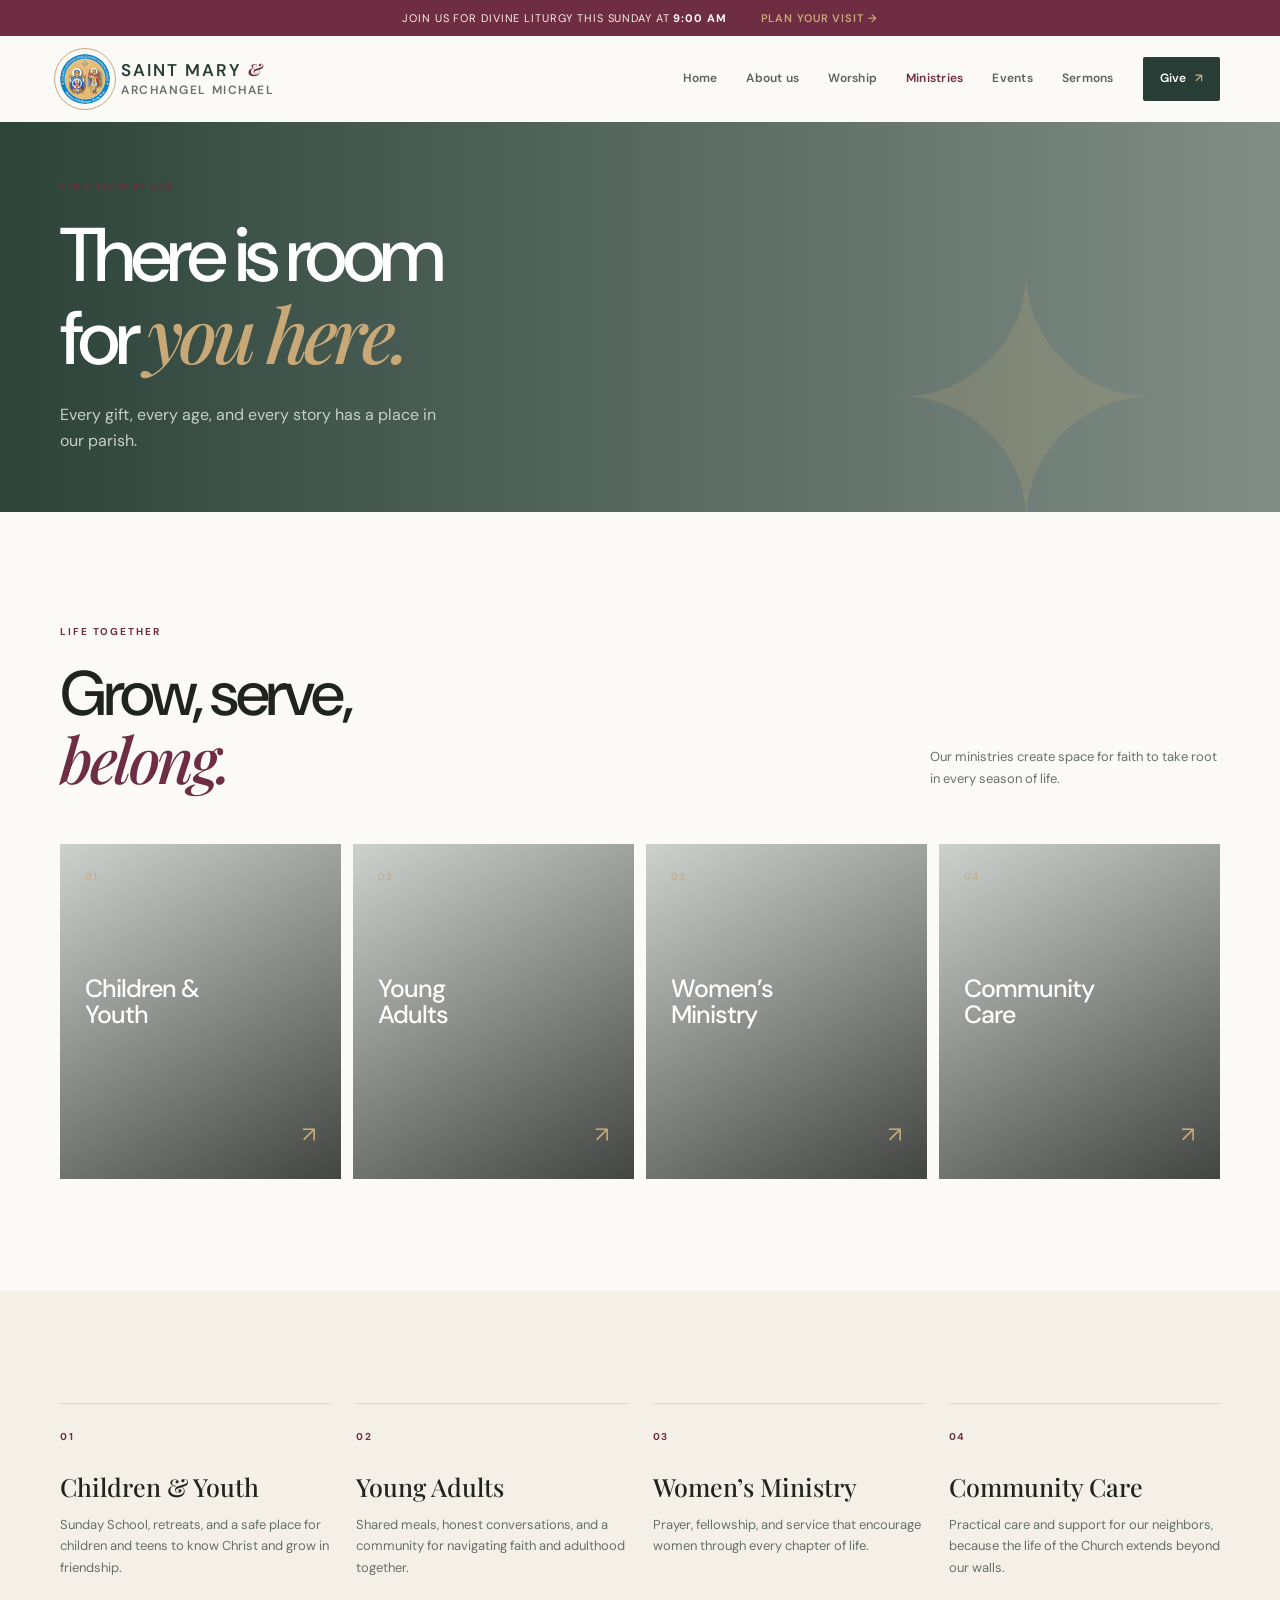
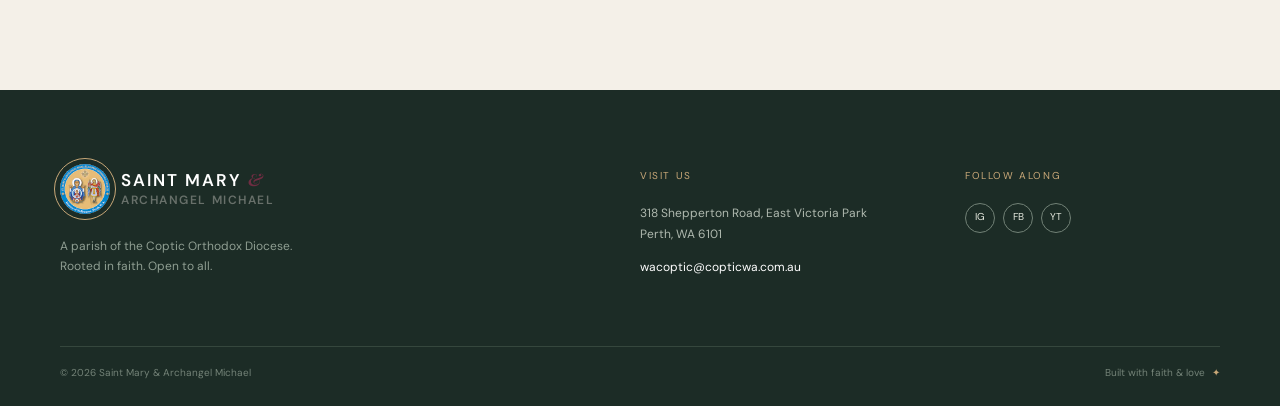
<file: pages/ministries.html>
<!DOCTYPE html>
<html lang="en">
<head>
    <meta charset="UTF-8">
    <meta name="viewport" content="width=device-width, initial-scale=1.0">
    <meta name="description" content="Find your place in the ministries of Saint Mary and Archangel Michael.">
    <title>Ministries | Saint Mary &amp; Archangel Michael</title>
    <link rel="preconnect" href="https://fonts.googleapis.com">
    <link rel="preconnect" href="https://fonts.gstatic.com" crossorigin>
    <link href="https://fonts.googleapis.com/css2?family=DM+Sans:wght@400;500;600;700&family=Playfair+Display:ital,wght@0,500;0,600;1,500&display=swap"
          rel="stylesheet">
    <link rel="stylesheet" href="../style.css">
</head>
<body>
<header class="site-header">
    <div class="announcement"><p>Join us for Divine Liturgy this Sunday at <strong>9:00 AM</strong></p><a href="worship.html">Plan your
        visit <span aria-hidden="true">→</span></a></div>
    <nav class="nav container" aria-label="Main navigation"><a class="brand" href="../index.html"><span class="brand-mark"
                                                                                                        aria-hidden="true"></span><span
            class="brand-name">Saint Mary <i>&amp;</i><br><small>Archangel Michael</small></span></a>
        <button class="menu-toggle" type="button" aria-expanded="false" aria-controls="nav-links">
            <span></span><span></span><span></span><span class="sr-only">Open menu</span></button>
        <div class="nav-links" id="nav-links"><a href="../index.html">Home</a><a href="about.html">About us</a><a href="worship.html">Worship</a><a
                class="active" href="ministries.html">Ministries</a><a href="events.html">Events</a><a href="sermons.html">Sermons</a><a
                class="nav-cta" href="give.html">Give <span aria-hidden="true">↗</span></a></div>
    </nav>
</header>
<main>
    <section class="page-hero page-hero-ministries">
        <div class="container"><p class="eyebrow">Find your place</p>
            <h1>There is room<br>for <em>you here.</em></h1>
            <p>Every gift, every age, and every story has a place in our parish.</p></div>
    </section>
    <section class="section">
        <div class="container">
            <div class="section-heading">
                <div><p class="eyebrow">Life together</p>
                    <h2>Grow, serve,<br><em>belong.</em></h2></div>
                <p class="heading-note">Our ministries create space for faith to take root in every season of life.</p></div>
            <div class="ministry-grid"><a class="ministry-card card-one" href="#children"><span class="card-number">01</span>
                <h3>Children &amp;<br>Youth</h3><span class="card-arrow">↗</span></a><a class="ministry-card card-two" href="#young-adults"><span
                    class="card-number">02</span>
                <h3>Young<br>Adults</h3><span class="card-arrow">↗</span></a><a class="ministry-card card-three" href="#women"><span
                    class="card-number">03</span>
                <h3>Women’s<br>Ministry</h3><span class="card-arrow">↗</span></a><a class="ministry-card card-four" href="#care"><span
                    class="card-number">04</span>
                <h3>Community<br>Care</h3><span class="card-arrow">↗</span></a></div>
        </div>
    </section>
    <section class="section section-tinted">
        <div class="container ministry-details">
            <div id="children"><span>01</span>
                <h3>Children &amp; Youth</h3>
                <p>Sunday School, retreats, and a safe place for children and teens to know Christ and grow in friendship.</p></div>
            <div id="young-adults"><span>02</span>
                <h3>Young Adults</h3>
                <p>Shared meals, honest conversations, and a community for navigating faith and adulthood together.</p></div>
            <div id="women"><span>03</span>
                <h3>Women’s Ministry</h3>
                <p>Prayer, fellowship, and service that encourage women through every chapter of life.</p></div>
            <div id="care"><span>04</span>
                <h3>Community Care</h3>
                <p>Practical care and support for our neighbors, because the life of the Church extends beyond our walls.</p></div>
        </div>
    </section>
</main>
<div data-footer></div>
<script src="../script.js"></script>
</body>
</html>
</file>
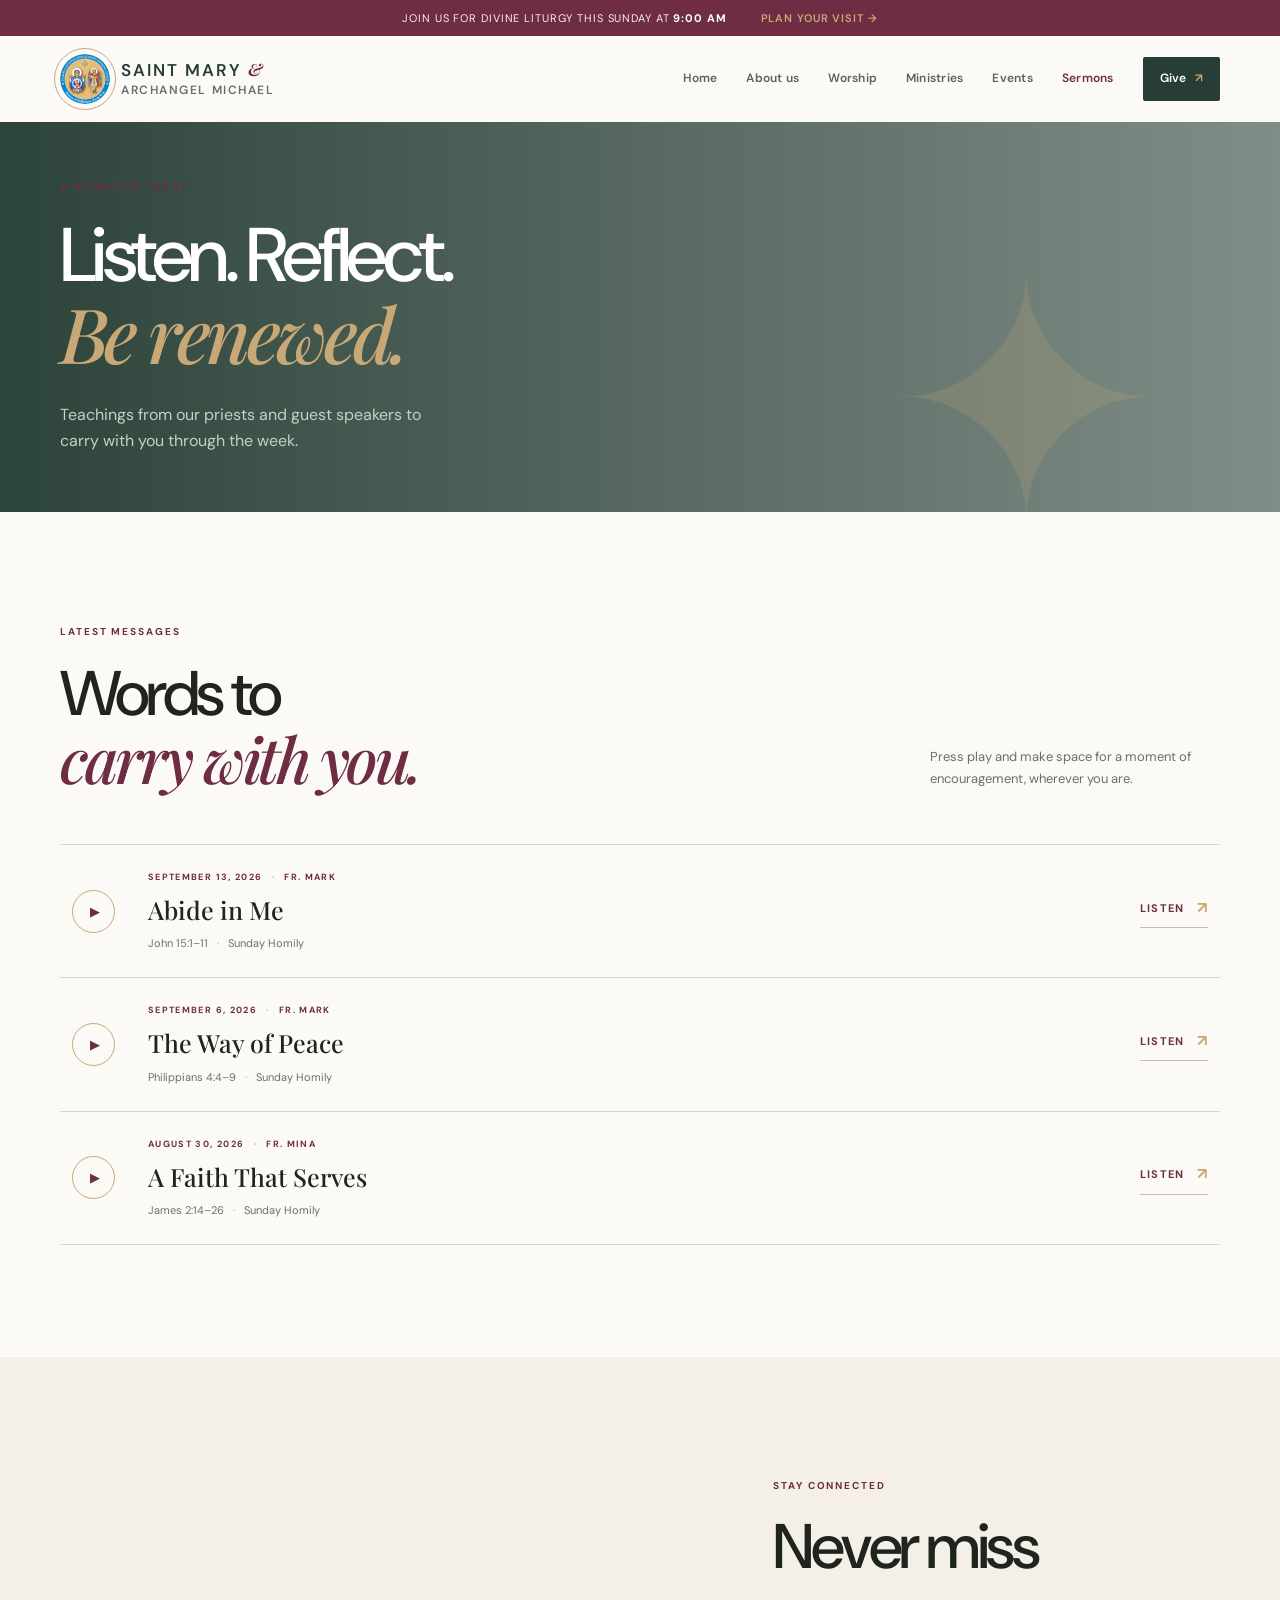
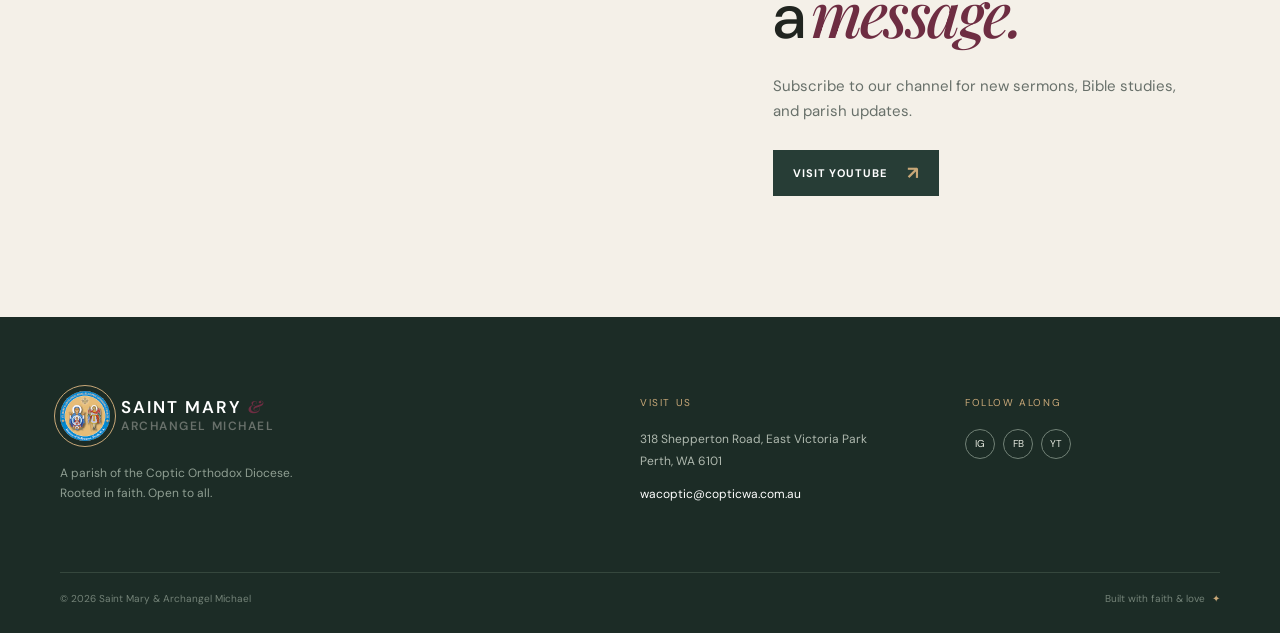
<file: pages/sermons.html>
<!DOCTYPE html>
<html lang="en">
<head>
    <meta charset="UTF-8">
    <meta name="viewport" content="width=device-width, initial-scale=1.0">
    <meta name="description" content="Listen to sermons and teachings from Saint Mary and Archangel Michael.">
    <title>Sermons | Saint Mary &amp; Archangel Michael</title>
    <link rel="preconnect" href="https://fonts.googleapis.com">
    <link rel="preconnect" href="https://fonts.gstatic.com" crossorigin>
    <link href="https://fonts.googleapis.com/css2?family=DM+Sans:wght@400;500;600;700&family=Playfair+Display:ital,wght@0,500;0,600;1,500&display=swap"
          rel="stylesheet">
    <link rel="stylesheet" href="../style.css">
</head>
<body>
<header class="site-header">
    <div class="announcement"><p>Join us for Divine Liturgy this Sunday at <strong>9:00 AM</strong></p><a href="worship.html">Plan your
        visit <span aria-hidden="true">→</span></a></div>
    <nav class="nav container" aria-label="Main navigation"><a class="brand" href="../index.html"><span class="brand-mark"
                                                                                                        aria-hidden="true"></span><span
            class="brand-name">Saint Mary <i>&amp;</i><br><small>Archangel Michael</small></span></a>
        <button class="menu-toggle" type="button" aria-expanded="false" aria-controls="nav-links">
            <span></span><span></span><span></span><span class="sr-only">Open menu</span></button>
        <div class="nav-links" id="nav-links"><a href="../index.html">Home</a><a href="about.html">About us</a><a href="worship.html">Worship</a><a
                href="ministries.html">Ministries</a><a href="events.html">Events</a><a class="active" href="sermons.html">Sermons</a><a
                class="nav-cta" href="give.html">Give <span aria-hidden="true">↗</span></a></div>
    </nav>
</header>
<main>
    <section class="page-hero page-hero-sermons">
        <div class="container"><p class="eyebrow">A word for today</p>
            <h1>Listen. Reflect.<br><em>Be renewed.</em></h1>
            <p>Teachings from our priests and guest speakers to carry with you through the week.</p></div>
    </section>
    <section class="section">
        <div class="container">
            <div class="section-heading">
                <div><p class="eyebrow">Latest messages</p>
                    <h2>Words to<br><em>carry with you.</em></h2></div>
                <p class="heading-note">Press play and make space for a moment of encouragement, wherever you are.</p></div>
            <div class="sermon-list">
                <article class="sermon">
                    <div class="sermon-play">▶</div>
                    <div><p class="event-type">September 13, 2026 <span>·</span> Fr. Mark</p>
                        <h3>Abide in Me</h3>
                        <p>John 15:1–11 <span>·</span> Sunday Homily</p></div>
                    <a class="text-link" href="#listen">Listen <span aria-hidden="true">↗</span></a></article>
                <article class="sermon">
                    <div class="sermon-play">▶</div>
                    <div><p class="event-type">September 6, 2026 <span>·</span> Fr. Mark</p>
                        <h3>The Way of Peace</h3>
                        <p>Philippians 4:4–9 <span>·</span> Sunday Homily</p></div>
                    <a class="text-link" href="#listen">Listen <span aria-hidden="true">↗</span></a></article>
                <article class="sermon">
                    <div class="sermon-play">▶</div>
                    <div><p class="event-type">August 30, 2026 <span>·</span> Fr. Mina</p>
                        <h3>A Faith That Serves</h3>
                        <p>James 2:14–26 <span>·</span> Sunday Homily</p></div>
                    <a class="text-link" href="#listen">Listen <span aria-hidden="true">↗</span></a></article>
            </div>
        </div>
    </section>
    <section class="feature" id="listen">
        <div class="feature-image"></div>
        <div class="feature-content"><p class="eyebrow">Stay connected</p>
            <h2>Never miss<br>a <em>message.</em></h2>
            <p>Subscribe to our channel for new sermons, Bible studies, and parish updates.</p><a class="button button-dark"
                                                                                                  href="https://youtube.com" target="_blank"
                                                                                                  rel="noreferrer">Visit YouTube <span
                    aria-hidden="true">↗</span></a></div>
    </section>
</main>
<div data-footer></div>
<script src="../script.js"></script>
</body>
</html>
</file>
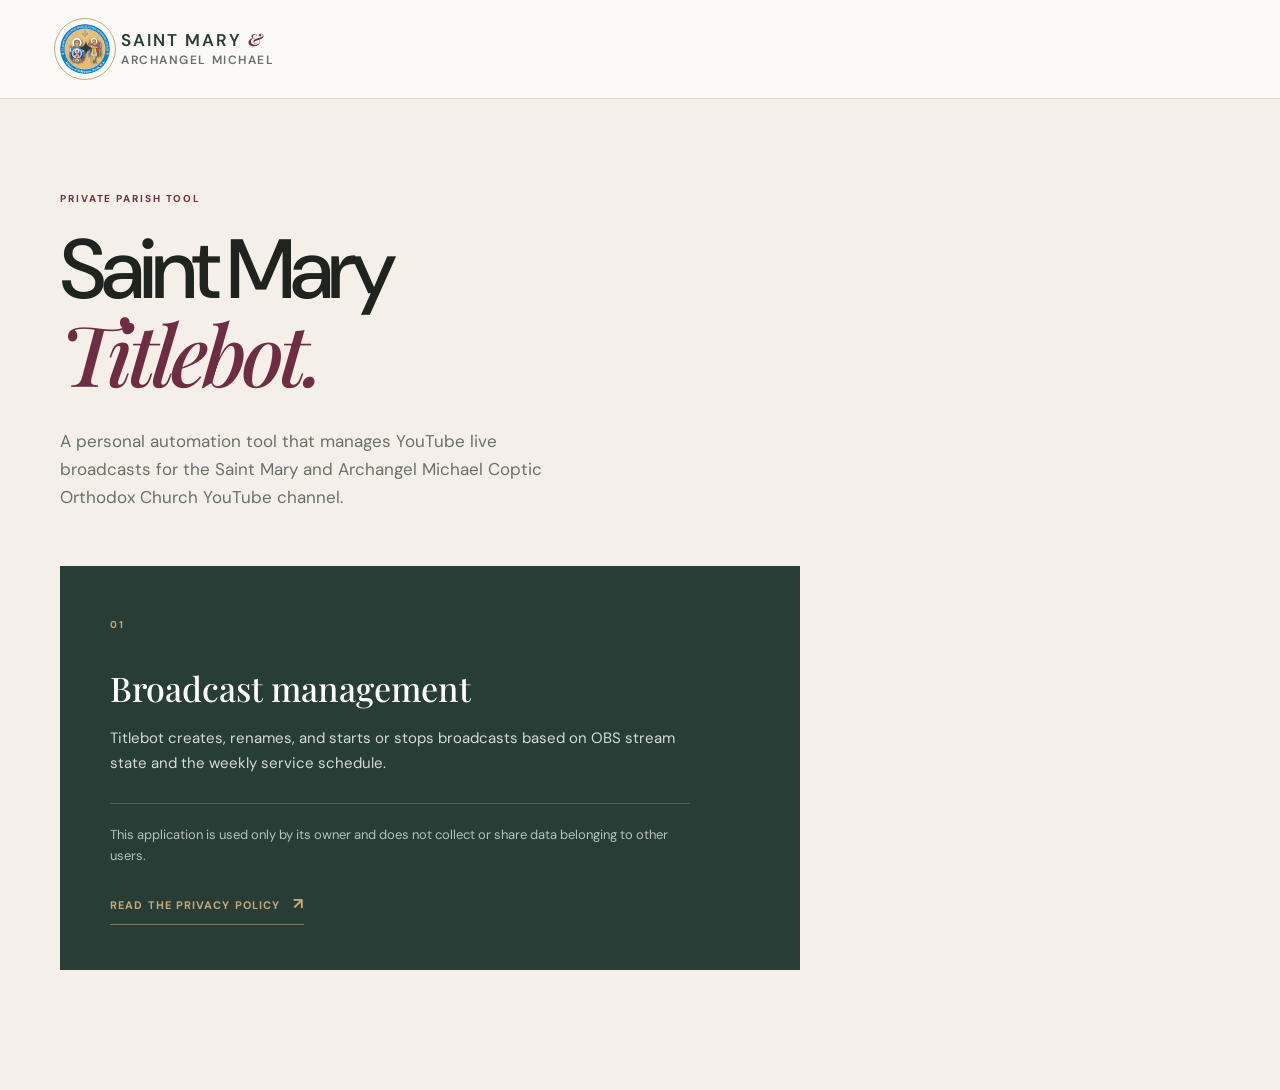
<file: pages/titlebotHomePage.html>
<!DOCTYPE html>
<html lang="en">
<head>
  <meta charset="UTF-8">
  <meta name="viewport" content="width=device-width, initial-scale=1.0">
  <meta name="description" content="Saint Mary Titlebot, a private YouTube broadcast management tool.">
  <title>Saint Mary Titlebot</title>
  <link rel="preconnect" href="https://fonts.googleapis.com">
  <link rel="preconnect" href="https://fonts.gstatic.com" crossorigin>
  <link href="https://fonts.googleapis.com/css2?family=DM+Sans:wght@400;500;600;700&family=Playfair+Display:ital,wght@0,500;0,600;1,500&display=swap" rel="stylesheet">
  <link rel="stylesheet" href="../../style.css">
</head>
<body class="standalone-page">
  <header class="standalone-header">
    <div class="container">
      <div class="brand" aria-label="Saint Mary and Archangel Michael">
        <span class="brand-mark" aria-hidden="true"><span>✦</span></span>
        <span class="brand-name">Saint Mary <i>&amp;</i><br><small>Archangel Michael</small></span>
      </div>
    </div>
  </header>
  <main class="tool-page">
    <div class="container">
      <section class="tool-intro">
        <p class="eyebrow">Private parish tool</p>
        <h1>Saint Mary<br><em>Titlebot.</em></h1>
        <p>A personal automation tool that manages YouTube live broadcasts for the Saint Mary and Archangel Michael Coptic Orthodox Church YouTube channel.</p>
      </section>
      <section class="tool-card">
        <span class="tool-card-number">01</span>
        <h2>Broadcast management</h2>
        <p>Titlebot creates, renames, and starts or stops broadcasts based on OBS stream state and the weekly service schedule.</p>
        <p class="tool-note">This application is used only by its owner and does not collect or share data belonging to other users.</p>
        <a class="text-link standalone-link" href="titlebotPrivacy.html">Read the privacy policy <span aria-hidden="true">↗</span></a>
      </section>
    </div>
  </main>
</body>
</html>
</file>
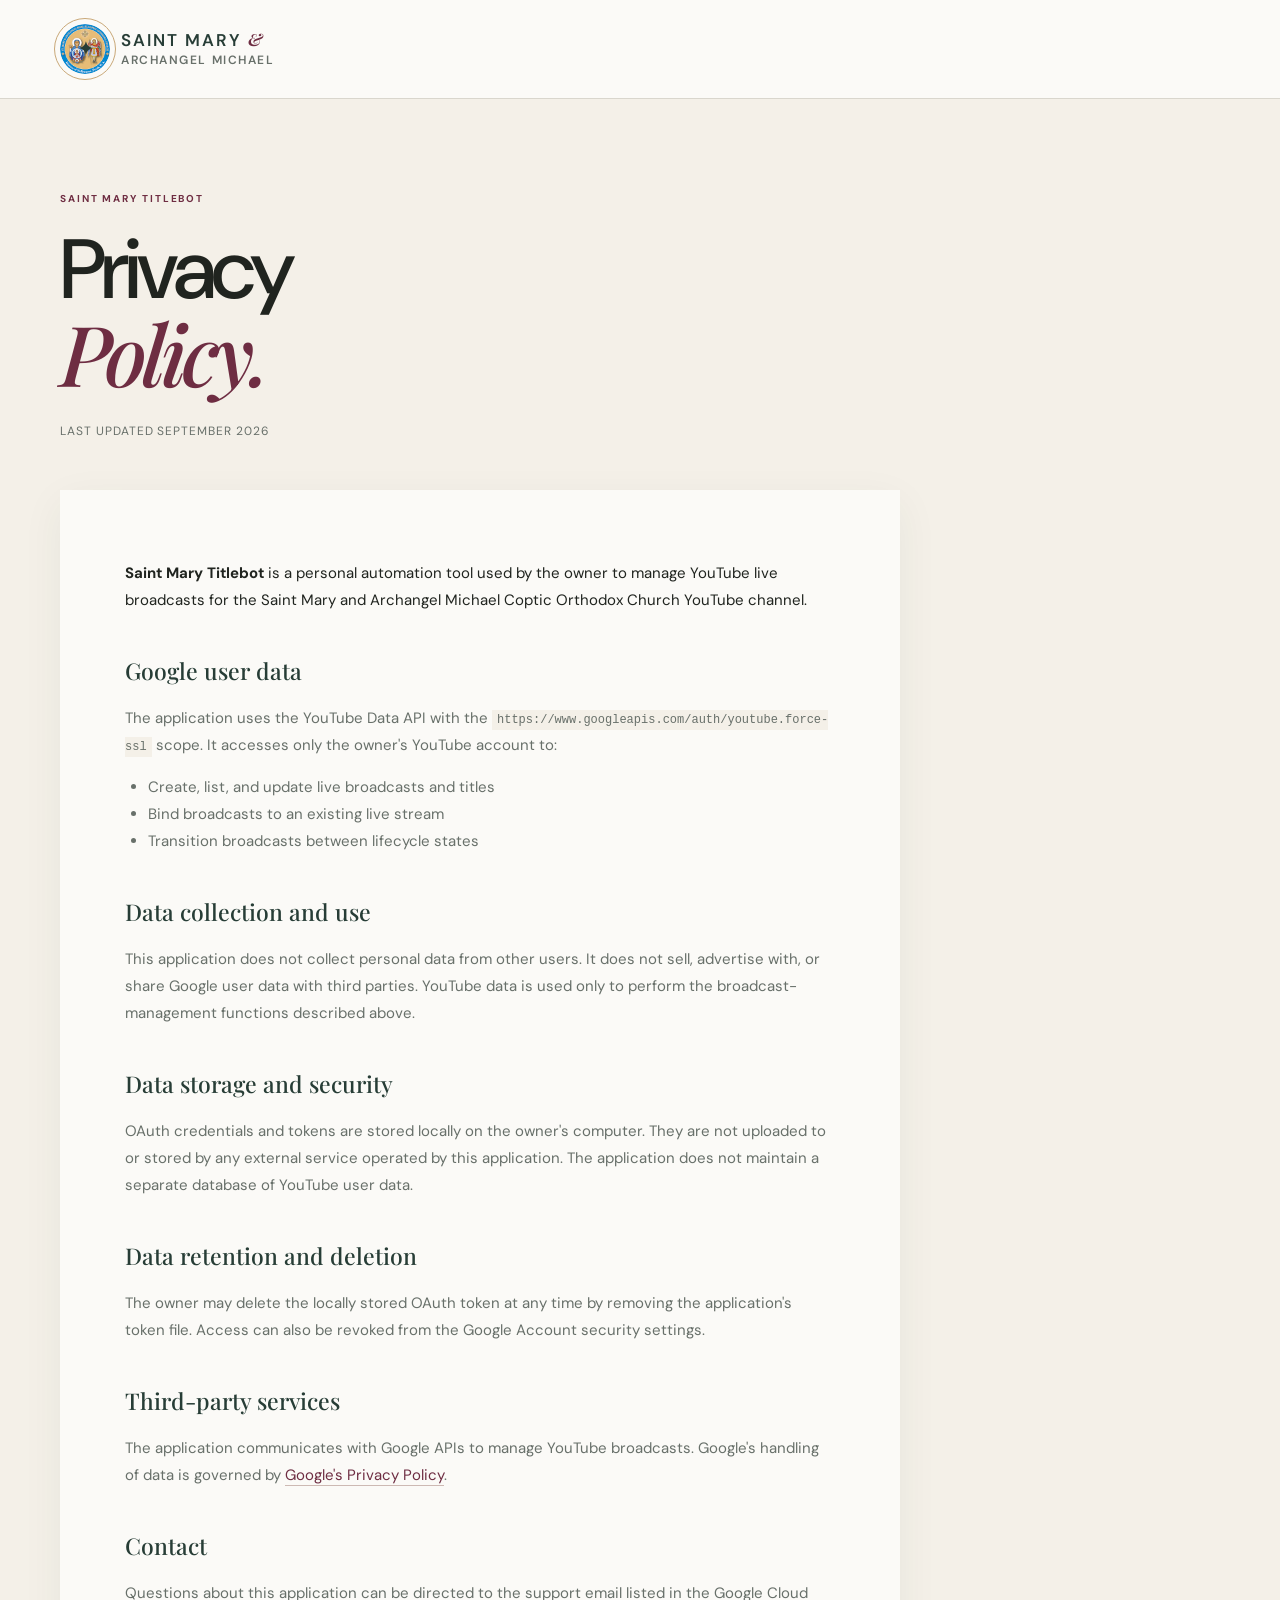
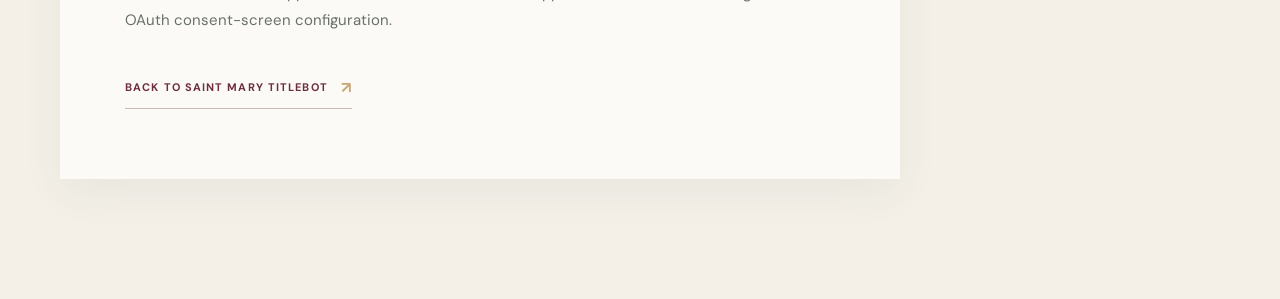
<file: pages/titlebotPrivacy.html>
<!DOCTYPE html>
<html lang="en">
<head>
  <meta charset="UTF-8">
  <meta name="viewport" content="width=device-width, initial-scale=1.0">
  <meta name="description" content="Privacy policy for Saint Mary Titlebot.">
  <title>Privacy Policy | Saint Mary Titlebot</title>
  <link rel="preconnect" href="https://fonts.googleapis.com">
  <link rel="preconnect" href="https://fonts.gstatic.com" crossorigin>
  <link href="https://fonts.googleapis.com/css2?family=DM+Sans:wght@400;500;600;700&family=Playfair+Display:ital,wght@0,500;0,600;1,500&display=swap" rel="stylesheet">
  <link rel="stylesheet" href="../../style.css">
</head>
<body class="standalone-page">
  <header class="standalone-header">
    <div class="container">
      <div class="brand" aria-label="Saint Mary and Archangel Michael">
        <span class="brand-mark" aria-hidden="true"><span>✦</span></span>
        <span class="brand-name">Saint Mary <i>&amp;</i><br><small>Archangel Michael</small></span>
      </div>
    </div>
  </header>
  <main class="legal-page">
    <div class="container">
      <div class="legal-heading">
        <p class="eyebrow">Saint Mary Titlebot</p>
        <h1>Privacy<br><em>Policy.</em></h1>
        <p>Last updated September 2026</p>
      </div>
      <article class="legal-card">
        <p><strong>Saint Mary Titlebot</strong> is a personal automation tool used by the owner to manage YouTube live broadcasts for the Saint Mary and Archangel Michael Coptic Orthodox Church YouTube channel.</p>

        <h2>Google user data</h2>
        <p>The application uses the YouTube Data API with the <code>https://www.googleapis.com/auth/youtube.force-ssl</code> scope. It accesses only the owner's YouTube account to:</p>
        <ul>
          <li>Create, list, and update live broadcasts and titles</li>
          <li>Bind broadcasts to an existing live stream</li>
          <li>Transition broadcasts between lifecycle states</li>
        </ul>

        <h2>Data collection and use</h2>
        <p>This application does not collect personal data from other users. It does not sell, advertise with, or share Google user data with third parties. YouTube data is used only to perform the broadcast-management functions described above.</p>

        <h2>Data storage and security</h2>
        <p>OAuth credentials and tokens are stored locally on the owner's computer. They are not uploaded to or stored by any external service operated by this application. The application does not maintain a separate database of YouTube user data.</p>

        <h2>Data retention and deletion</h2>
        <p>The owner may delete the locally stored OAuth token at any time by removing the application's token file. Access can also be revoked from the Google Account security settings.</p>

        <h2>Third-party services</h2>
        <p>The application communicates with Google APIs to manage YouTube broadcasts. Google's handling of data is governed by <a href="https://policies.google.com/privacy">Google's Privacy Policy</a>.</p>

        <h2>Contact</h2>
        <p>Questions about this application can be directed to the support email listed in the Google Cloud OAuth consent-screen configuration.</p>
        <p><a class="text-link standalone-link" href="titlebotHomePage.html">Back to Saint Mary Titlebot <span aria-hidden="true">↗</span></a></p>
      </article>
    </div>
  </main>
</body>
</html>
</file>
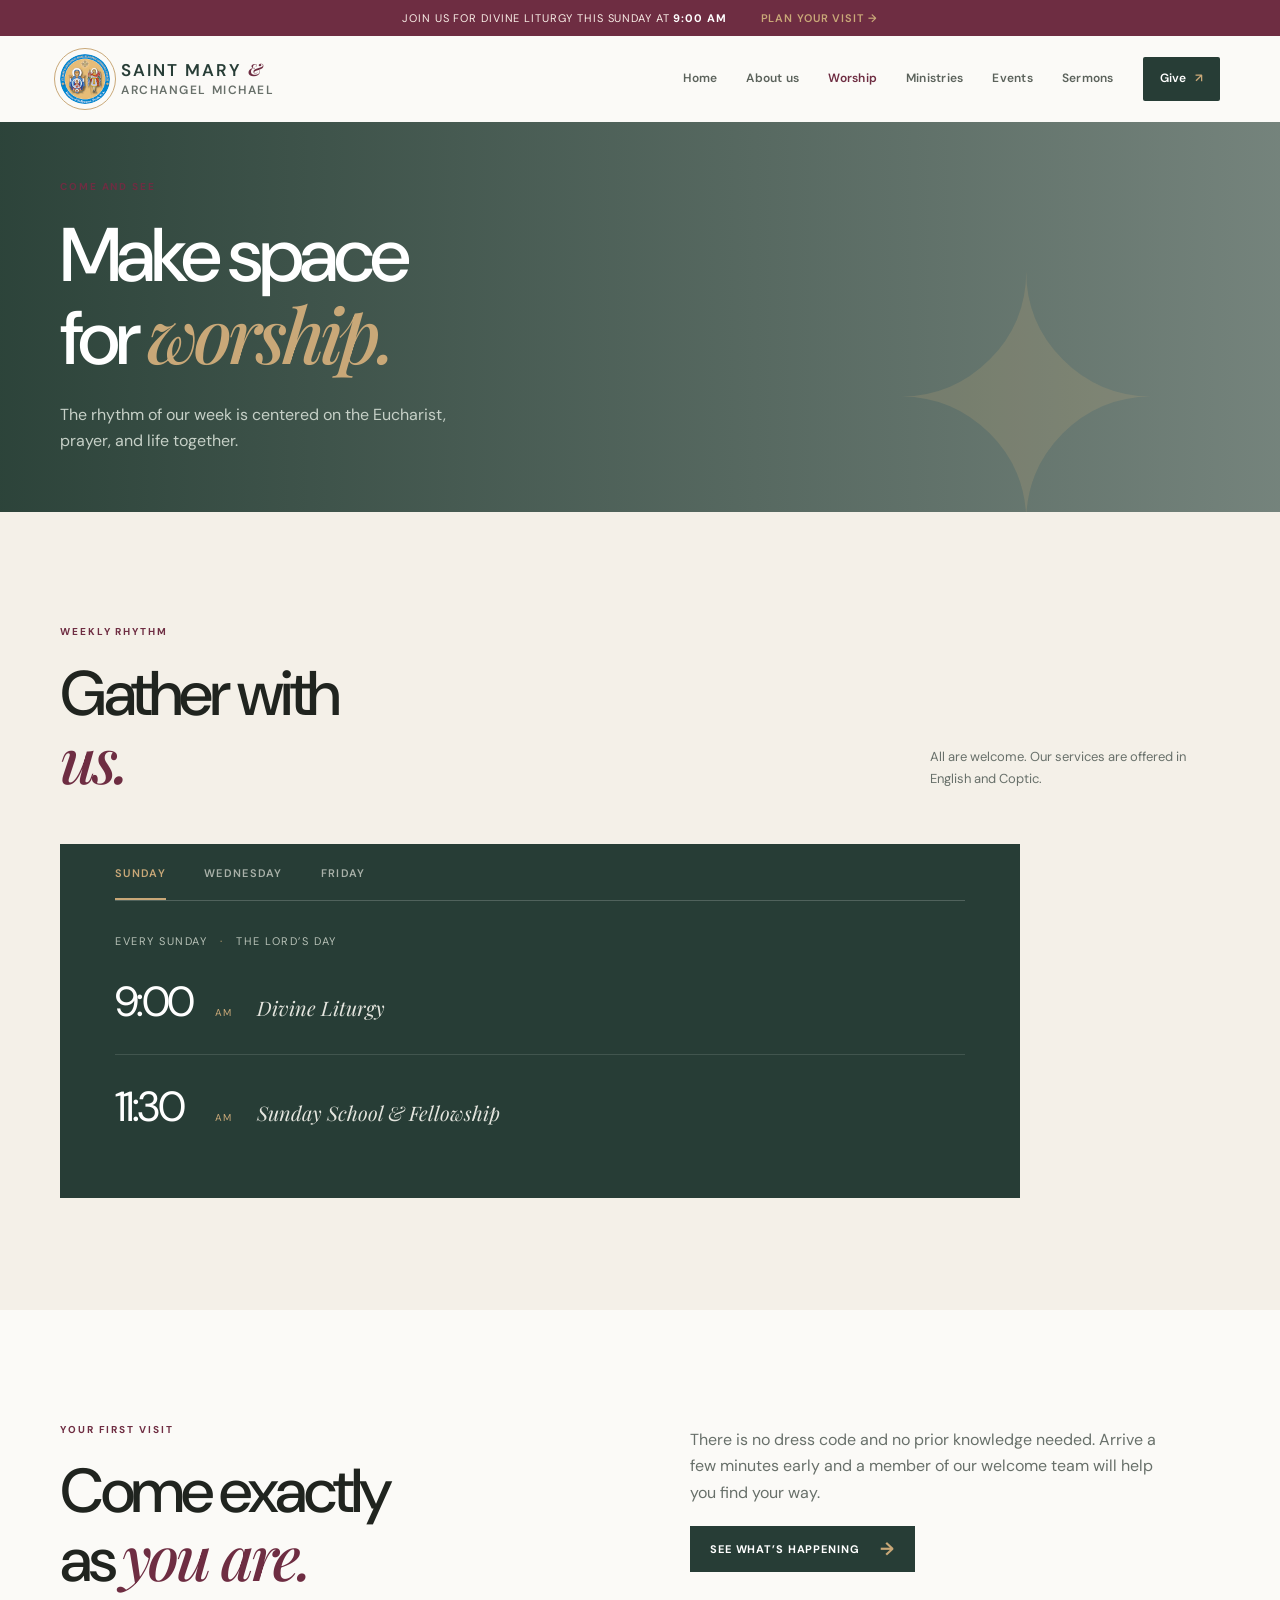
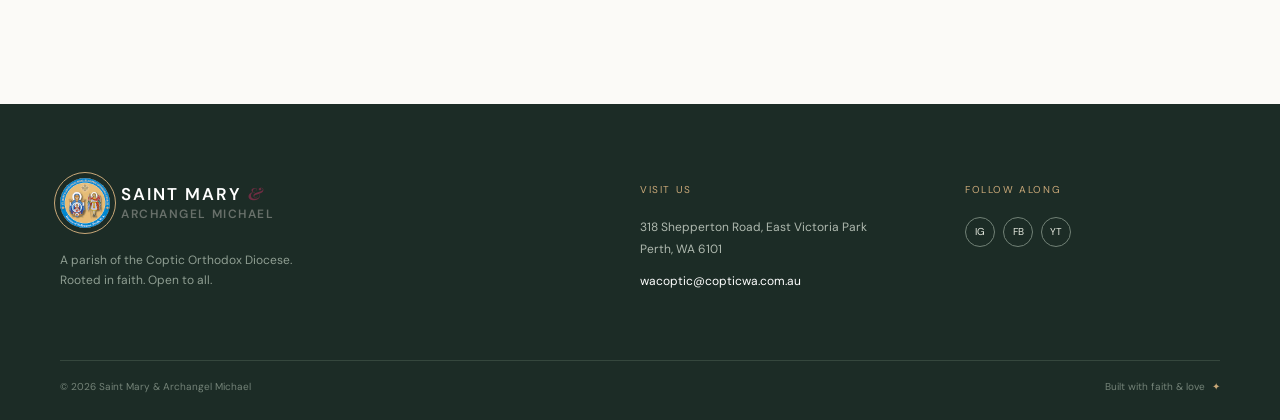
<file: pages/worship.html>
<!DOCTYPE html>
<html lang="en">
<head>
    <meta charset="UTF-8">
    <meta name="viewport" content="width=device-width, initial-scale=1.0">
    <meta name="description" content="Worship with Saint Mary and Archangel Michael Coptic Orthodox Church.">
    <title>Worship | Saint Mary &amp; Archangel Michael</title>
    <link rel="preconnect" href="https://fonts.googleapis.com">
    <link rel="preconnect" href="https://fonts.gstatic.com" crossorigin>
    <link href="https://fonts.googleapis.com/css2?family=DM+Sans:wght@400;500;600;700&family=Playfair+Display:ital,wght@0,500;0,600;1,500&display=swap"
          rel="stylesheet">
    <link rel="stylesheet" href="../style.css">
</head>
<body>
<header class="site-header">
    <div class="announcement"><p>Join us for Divine Liturgy this Sunday at <strong>9:00 AM</strong></p><a href="worship.html">Plan your
        visit <span aria-hidden="true">→</span></a></div>
    <nav class="nav container" aria-label="Main navigation"><a class="brand" href="../index.html"
                                                               aria-label="Saint Mary and Archangel Michael home"><span class="brand-mark"
                                                                                                                        aria-hidden="true"></span><span
            class="brand-name">Saint Mary <i>&amp;</i><br><small>Archangel Michael</small></span></a>
        <button class="menu-toggle" type="button" aria-expanded="false" aria-controls="nav-links">
            <span></span><span></span><span></span><span class="sr-only">Open menu</span></button>
        <div class="nav-links" id="nav-links"><a href="../index.html">Home</a><a href="about.html">About us</a><a class="active"
                                                                                                                  href="worship.html">Worship</a><a
                href="ministries.html">Ministries</a><a href="events.html">Events</a><a href="sermons.html">Sermons</a><a class="nav-cta"
                                                                                                                          href="give.html">Give
            <span aria-hidden="true">↗</span></a></div>
    </nav>
</header>
<main>
    <section class="page-hero page-hero-worship">
        <div class="container"><p class="eyebrow">Come and see</p>
            <h1>Make space<br>for <em>worship.</em></h1>
            <p>The rhythm of our week is centered on the Eucharist, prayer, and life together.</p></div>
    </section>
    <section class="section section-tinted">
        <div class="container">
            <div class="section-heading">
                <div><p class="eyebrow">Weekly rhythm</p>
                    <h2>Gather with<br><em>us.</em></h2></div>
                <p class="heading-note">All are welcome. Our services are offered in English and Coptic.</p></div>
            <div class="service-card worship-card">
                <div class="service-tabs" role="tablist" aria-label="Service days">
                    <button class="service-tab active" role="tab" aria-selected="true" aria-controls="sunday" id="sunday-tab">Sunday
                    </button>
                    <button class="service-tab" role="tab" aria-selected="false" aria-controls="wednesday" id="wednesday-tab">Wednesday
                    </button>
                    <button class="service-tab" role="tab" aria-selected="false" aria-controls="friday" id="friday-tab">Friday</button>
                </div>
                <div class="service-details active" id="sunday" role="tabpanel" aria-labelledby="sunday-tab">
                    <div class="service-day">Every Sunday <span>·</span> The Lord’s Day</div>
                    <div class="service-times"><strong>9:00</strong><span>AM</span><i>Divine Liturgy</i></div>
                    <div class="service-times"><strong>11:30</strong><span>AM</span><i>Sunday School &amp; Fellowship</i></div>
                </div>
                <div class="service-details" id="wednesday" role="tabpanel" aria-labelledby="wednesday-tab" hidden>
                    <div class="service-day">Every Wednesday <span>·</span> Midweek prayer</div>
                    <div class="service-times"><strong>7:00</strong><span>PM</span><i>Vespers &amp; Bible Study</i></div>
                    <div class="service-times"><strong>8:00</strong><span>PM</span><i>Youth Fellowship</i></div>
                </div>
                <div class="service-details" id="friday" role="tabpanel" aria-labelledby="friday-tab" hidden>
                    <div class="service-day">Every Friday <span>·</span> A time of praise</div>
                    <div class="service-times"><strong>7:00</strong><span>PM</span><i>Praise &amp; Worship</i></div>
                    <div class="service-times"><strong>8:30</strong><span>PM</span><i>Agape Meal</i></div>
                </div>
            </div>
        </div>
    </section>
    <section class="section">
        <div class="container split-content">
            <div><p class="eyebrow">Your first visit</p>
                <h2>Come exactly<br>as <em>you are.</em></h2></div>
            <div class="prose"><p>There is no dress code and no prior knowledge needed. Arrive a few minutes early and a member of our
                welcome team will help you find your way.</p><a class="button button-dark" href="events.html">See what’s happening <span
                    aria-hidden="true">→</span></a></div>
        </div>
    </section>
</main>
<div data-footer></div>
<script src="../script.js"></script>
</body>
</html>
</file>
<file: style.css>
:root {
    --ink: #20241f;
    --muted: #68706a;
    --cream: #f4f0e8;
    --paper: #fbfaf7;
    --green: #273d36;
    --green-light: #35554a;
    --plum: #6e2d42;
    --gold: #c9a878;
    --line: #d9d6cd;
    --serif: "Playfair Display", Georgia, serif;
    --sans: "DM Sans", Arial, sans-serif
}

* {
    box-sizing: border-box
}

html {
    scroll-behavior: smooth
}

body {
    margin: 0;
    background: var(--paper);
    color: var(--ink);
    font-family: var(--sans), sans-serif;
    font-size: 15px;
    line-height: 1.65
}

a {
    color: inherit;
    text-decoration: none
}

.container {
    width: min(1160px, calc(100% - 64px));
    margin: 0 auto
}

.sr-only {
    position: absolute;
    width: 1px;
    height: 1px;
    padding: 0;
    margin: -1px;
    overflow: hidden;
    clip: rect(0, 0, 0, 0);
    white-space: nowrap;
    border: 0
}

.announcement {
    background: var(--plum);
    color: #f9eee7;
    display: flex;
    justify-content: center;
    gap: 34px;
    align-items: center;
    min-height: 36px;
    font-size: 11px;
    letter-spacing: .08em;
    text-transform: uppercase
}

.announcement p {
    margin: 0
}

.announcement strong {
    color: #fff
}

.announcement a {
    color: var(--gold);
    font-weight: 600
}

.nav {
    height: 86px;
    display: flex;
    align-items: center;
    justify-content: space-between
}

.site-header {
    background: var(--paper);
    position: relative;
    z-index: 5
}

.brand {
    display: flex;
    align-items: center;
    gap: 11px;
    color: var(--green);
    font-weight: 600;
    line-height: 1.05
}

.brand-mark {
    background-image: url("/images/Logo.jpg");
    background-size: contain;
    height: 50px;
    width: 50px;
    border-radius: 50%;
    display: grid;
    place-items: center;
    font-size: 18px;
    position: relative
}

.brand-mark:after {
    content: "";
    height: 60px;
    width: 60px;
    position: absolute;
    border: 1px solid var(--gold);
    border-radius: 50%
}

.brand-name {
    font-size: 17px;
    text-transform: uppercase;
    letter-spacing: .12em;
}

.brand-name i {
    font-family: var(--serif), serif;
    font-weight: 650;
    color: var(--plum)
}

.brand-name small {
    font-size: 12px;
    font-weight: 600;
    letter-spacing: .13em;
    text-transform: uppercase;
    color: var(--muted)
}

.nav-links {
    display: flex;
    gap: 29px;
    align-items: center;
    font-size: 12px;
    font-weight: 600;
    letter-spacing: .02em;
    color: #5b625b
}

.nav-links a {
    transition: color .2s
}

.nav-links a:hover, .nav-links a.active {
    color: var(--plum)
}

.nav-cta {
    background: var(--green);
    color: white !important;
    padding: 12px 17px;
    border-radius: 2px
}

.nav-cta span {
    color: var(--gold);
    padding-left: 5px
}

.menu-toggle {
    display: none;
    border: 0;
    background: none;
    padding: 10px
}

.hero {
    min-height: 650px;
    position: relative;
    color: #fff;
    display: flex;
    align-items: center;
    overflow: hidden
}

.hero-image, .hero-overlay {
    position: absolute;
    inset: 0
}

.hero-image {
    background-image: url("https://images.unsplash.com/photo-1507692049790-de58290a4334?auto=format&fit=crop&w=2000&q=85");
    background-position: center 55%;
    background-size: cover;
    transform: scale(1.02)
}

.hero-overlay {
    background: linear-gradient(90deg, rgba(22, 34, 28, .8) 0%, rgba(27, 38, 32, .49) 46%, rgba(23, 26, 22, .15) 100%)
}

.hero-content {
    position: relative;
    padding: 88px 0 96px
}

.eyebrow {
    color: var(--plum);
    font-size: 10px;
    font-weight: 700;
    letter-spacing: .19em;
    text-transform: uppercase;
    margin: 0 0 21px
}

.eyebrow.light {
    color: #dac6a4
}

.hero h1 {
    font-size: clamp(52px, 7vw, 92px);
    font-weight: 500;
    letter-spacing: -.055em;
    line-height: .99;
    margin: 0;
    max-width: 700px
}

.hero h1 em, .visit h2 em {
    font-family: var(--serif), serif;
    font-weight: 500
}

.hero-copy {
    color: #f1f2ed;
    max-width: 420px;
    margin: 27px 0 30px;
    font-size: 16px;
    line-height: 1.7
}

.hero-actions {
    display: flex;
    align-items: center;
    gap: 13px
}

.button {
    display: inline-flex;
    align-items: center;
    gap: 20px;
    padding: 14px 20px;
    font-size: 11px;
    font-weight: 700;
    letter-spacing: .08em;
    text-transform: uppercase;
    transition: all .2s
}

.button span {
    font-size: 18px;
    color: var(--gold);
    line-height: 0
}

.button-primary {
    background: var(--gold);
    color: #252a25
}

.button-primary:hover {
    background: #dfc18f
}

.button-ghost {
    border: 1px solid rgba(255, 255, 255, .5);
    color: #fff
}

.button-ghost:hover {
    background: #fff;
    color: var(--green)
}

.hero-scroll {
    position: absolute;
    right: 32px;
    bottom: 28px;
    font-size: 9px;
    letter-spacing: .16em;
    text-transform: uppercase;
    color: #d5d9d2;
    writing-mode: vertical-rl;
    display: flex;
    align-items: center;
    gap: 10px
}

.hero-scroll span {
    height: 35px;
    border-left: 1px solid var(--gold)
}

.section {
    padding: 112px 0
}

.welcome {
    background: var(--paper)
}

.welcome-grid {
    display: grid;
    grid-template-columns:1fr 1fr;
    gap: 100px
}

.welcome h2, .section-heading h2, .feature h2 {
    font-size: clamp(40px, 5vw, 63px);
    font-weight: 500;
    letter-spacing: -.055em;
    line-height: 1.03;
    margin: 0
}

.welcome h2 em, .section-heading h2 em, .feature h2 em {
    font-family: var(--serif), serif;
    font-weight: 500;
    color: var(--plum)
}

.welcome-copy {
    padding-top: 7px;
    max-width: 440px;
    color: var(--muted);
    font-size: 16px
}

.text-link {
    display: inline-flex;
    gap: 13px;
    align-items: center;
    color: var(--plum);
    font-size: 11px;
    text-transform: uppercase;
    font-weight: 700;
    letter-spacing: .1em;
    border-bottom: 1px solid #cdb9b3;
    padding-bottom: 6px;
    margin-top: 22px
}

.text-link span {
    font-size: 16px;
    color: var(--gold)
}

.scripture {
    text-align: center;
    border-top: 1px solid var(--line);
    margin-top: 85px;
    padding-top: 70px
}

.cross-line {
    font-size: 18px;
    color: var(--gold)
}

blockquote {
    font-family: var(--serif), serif;
    color: var(--green);
    font-size: clamp(27px, 3vw, 39px);
    margin: 12px 0 7px;
    font-style: italic
}

cite {
    font-size: 10px;
    letter-spacing: .16em;
    text-transform: uppercase;
    font-style: normal;
    color: var(--muted)
}

.section-tinted {
    background: var(--cream)
}

.section-heading {
    display: flex;
    justify-content: space-between;
    align-items: flex-end;
    margin-bottom: 48px
}

.heading-note {
    width: 290px;
    color: var(--muted);
    font-size: 13px;
    margin: 0 0 7px
}

.service-card {
    background: var(--green);
    color: #fff;
    padding: 0 55px;
    position: relative
}

.service-tabs {
    display: flex;
    border-bottom: 1px solid rgba(255, 255, 255, .19);
    gap: 38px
}

.service-tab {
    font: 600 11px var(--sans);
    letter-spacing: .12em;
    text-transform: uppercase;
    background: none;
    color: #a9b1a9;
    border: 0;
    border-bottom: 2px solid transparent;
    padding: 22px 0 18px;
    cursor: pointer
}

.service-tab.active {
    color: var(--gold);
    border-color: var(--gold)
}

.service-details {
    padding: 31px 0 40px
}

.service-day {
    font-size: 11px;
    text-transform: uppercase;
    letter-spacing: .14em;
    color: #b7c1b7
}

.service-day span {
    color: var(--gold);
    padding: 0 8px
}

.service-times {
    display: grid;
    grid-template-columns:100px 42px 1fr;
    align-items: baseline;
    border-bottom: 1px solid rgba(255, 255, 255, .12);
    padding: 17px 0
}

.service-times:last-child {
    border: 0
}

.service-times strong {
    font-size: 42px;
    font-weight: 400;
    letter-spacing: -.06em
}

.service-times span {
    font-size: 10px;
    color: var(--gold);
    letter-spacing: .1em
}

.service-times i {
    font-family: var(--serif), serif;
    font-size: 20px;
    font-style: italic;
    color: #e4e5de
}

.service-link {
    position: absolute;
    right: 55px;
    bottom: 28px;
    color: var(--gold);
    font-size: 10px;
    letter-spacing: .11em;
    text-transform: uppercase
}

.service-link span {
    font-size: 17px;
    padding-left: 8px
}

.ministries {
    background: var(--paper)
}

.ministry-grid {
    display: grid;
    grid-template-columns:repeat(4, 1fr);
    gap: 12px
}

.ministry-card {
    aspect-ratio: .84;
    position: relative;
    padding: 25px;
    display: flex;
    flex-direction: column;
    justify-content: space-between;
    color: #fff;
    overflow: hidden;
    background-size: cover;
    background-position: center;
    transition: transform .3s
}

.ministry-card:before {
    content: "";
    position: absolute;
    inset: 0;
    background: linear-gradient(150deg, rgba(24, 48, 38, .2), rgba(20, 24, 21, .8))
}

.ministry-card > * {
    position: relative
}

.ministry-card:hover {
    transform: translateY(-7px)
}

.card-one {
    background-image: url("https://images.unsplash.com/photo-1489493585363-d69421e0edd3?auto=format&fit=crop&w=700&q=80")
}

.card-two {
    background-image: url("https://images.unsplash.com/photo-1529156069898-49953e39b3ac?auto=format&fit=crop&w=700&q=80")
}

.card-three {
    background-image: url("https://images.unsplash.com/photo-1511632765486-a01980e01a18?auto=format&fit=crop&w=700&q=80")
}

.card-four {
    background-image: url("https://images.unsplash.com/photo-1532629345422-7515f3d16bb6?auto=format&fit=crop&w=700&q=80")
}

.card-number {
    font-size: 10px;
    color: var(--gold);
    letter-spacing: .12em
}

.ministry-card h3 {
    font-size: 25px;
    line-height: 1.02;
    font-weight: 500;
    letter-spacing: -.04em;
    margin: 0
}

.card-arrow {
    align-self: flex-end;
    color: var(--gold);
    font-size: 22px
}

.feature {
    padding: 0;
    display: grid;
    grid-template-columns:1.1fr .9fr;
    background: var(--cream)
}

.feature-image {
    min-height: 560px;
    background: url("https://images.unsplash.com/photo-1519491050282-cf00c82424b4?auto=format&fit=crop&w=1200&q=85") center/cover
}

.feature-content {
    align-self: center;
    padding: 70px 12%;
    max-width: 560px
}

.feature-content > p:not(.eyebrow) {
    color: var(--muted);
    margin: 24px 0 27px
}

.button-dark {
    background: var(--green);
    color: #fff
}

.button-dark:hover {
    background: var(--plum)
}

.events {
    background: var(--paper)
}

.event-list {
    border-top: 1px solid var(--line)
}

.event {
    display: grid;
    grid-template-columns:115px 1fr 25px;
    align-items: center;
    gap: 30px;
    padding: 24px 15px;
    border-bottom: 1px solid var(--line);
    transition: background .2s
}

.event:hover {
    background: var(--cream)
}

.event time {
    display: flex;
    align-items: center;
    gap: 13px;
    color: var(--plum)
}

.event time strong {
    font-size: 44px;
    font-weight: 400;
    letter-spacing: -.08em;
    line-height: 1
}

.event time span {
    font-size: 9px;
    line-height: 1.3;
    letter-spacing: .12em
}

.event-type {
    font-size: 9px;
    color: var(--plum);
    font-weight: 700;
    letter-spacing: .15em;
    text-transform: uppercase;
    margin: 0
}

.event h3 {
    font-family: var(--serif), serif;
    font-size: 24px;
    font-weight: 500;
    margin: 3px 0 2px
}

.event-meta {
    font-size: 11px;
    color: var(--muted);
    margin: 0
}

.event-meta span {
    color: var(--gold);
    padding: 0 7px
}

.event-arrow {
    font-size: 20px;
    color: var(--gold)
}

.visit {
    background: var(--green);
    color: #fff
}

.visit-grid {
    display: grid;
    grid-template-columns:1fr 1fr;
    gap: 100px;
    align-items: center
}

.visit h2 {
    font-size: clamp(45px, 5vw, 67px);
    font-weight: 500;
    letter-spacing: -.06em;
    line-height: 1.01;
    margin: 0
}

.visit-grid > div:last-child {
    max-width: 410px
}

.visit-grid > div:last-child p {
    color: #ccd2c8;
    margin: 0 0 26px
}

.footer {
    background: #1c2c26;
    color: #c9d0c7;
    padding: 74px 0 25px
}

.footer-top {
    display: grid;
    grid-template-columns:2fr 1fr 1fr;
    gap: 70px;
    padding-bottom: 68px
}

.footer .brand {
    color: #fff
}

.footer-brand > p {
    font-size: 12px;
    color: #8f9e92;
    margin: 23px 0 0
}

.footer-label {
    font-size: 10px;
    letter-spacing: .16em;
    text-transform: uppercase;
    color: var(--gold);
    margin: 4px 0 18px
}

.footer-column p:not(.footer-label) {
    font-size: 12px;
    color: #afb9af;
    line-height: 1.8;
    margin: 0
}

.footer-column > a {
    font-size: 12px;
    color: #fff;
    display: block;
    margin-top: 12px
}

.socials {
    display: flex;
    gap: 8px
}

.socials a {
    border: 1px solid #718176;
    color: #e5e9df;
    width: 30px;
    height: 30px;
    border-radius: 50%;
    font-size: 10px;
    display: grid;
    place-items: center;
    text-transform: uppercase
}

.footer-bottom {
    border-top: 1px solid #35473d;
    padding-top: 18px;
    display: flex;
    justify-content: space-between;
    color: #748378;
    font-size: 10px
}

.footer-bottom span span {
    color: var(--gold);
    padding-left: 4px
}

@media (max-width: 800px) {
    .container {
        width: min(100% - 40px, 600px)
    }

    .announcement {
        gap: 10px;
        padding: 7px 15px;
        font-size: 9px
    }

    .nav {
        height: 74px
    }

    .menu-toggle {
        display: flex;
        flex-direction: column;
        gap: 4px
    }

    .menu-toggle span:not(.sr-only) {
        display: block;
        width: 21px;
        height: 1px;
        background: var(--green)
    }

    .nav-links {
        position: absolute;
        display: none;
        top: 110px;
        left: 20px;
        right: 20px;
        flex-direction: column;
        align-items: stretch;
        gap: 0;
        background: var(--paper);
        box-shadow: 0 12px 30px #20241f18;
        padding: 10px
    }

    .nav-links.open {
        display: flex
    }

    .nav-links a {
        padding: 12px 10px
    }

    .hero {
        min-height: 600px
    }

    .hero-content {
        padding: 75px 0
    }

    .hero h1 {
        font-size: clamp(48px, 13vw, 72px)
    }

    .hero-scroll {
        display: none
    }

    .section {
        padding: 78px 0
    }

    .welcome-grid, .visit-grid {
        grid-template-columns:1fr;
        gap: 27px
    }

    .welcome-copy {
        padding: 0
    }

    .scripture {
        margin-top: 65px;
        padding-top: 50px
    }

    .section-heading {
        display: block;
        margin-bottom: 32px
    }

    .heading-note {
        margin-top: 23px;
        width: auto
    }

    .service-card {
        padding: 0 23px
    }

    .service-tabs {
        gap: 20px
    }

    .service-tab {
        font-size: 9px
    }

    .service-link {
        position: static;
        display: block;
        padding-bottom: 25px
    }

    .service-times {
        grid-template-columns:80px 37px 1fr
    }

    .service-times strong {
        font-size: 34px
    }

    .service-times i {
        font-size: 17px
    }

    .ministry-grid {
        grid-template-columns:1fr 1fr
    }

    .ministry-card {
        padding: 17px;
        aspect-ratio: .88
    }

    .ministry-card h3 {
        font-size: 21px
    }

    .desktop-link {
        display: none
    }

    .feature {
        grid-template-columns:1fr
    }

    .feature-image {
        min-height: 330px
    }

    .feature-content {
        padding: 65px 20px
    }

    .event {
        grid-template-columns:70px 1fr 20px;
        gap: 15px;
        padding: 20px 0
    }

    .event time strong {
        font-size: 34px
    }

    .event h3 {
        font-size: 20px
    }

    .footer-top {
        grid-template-columns:1fr 1fr;
        gap: 38px
    }

    .footer-brand {
        grid-column: 1/-1
    }

    .footer-bottom {
        display: block
    }

    .footer-bottom span {
        display: block;
        margin-top: 5px
    }
}

@media (max-width: 400px) {
    .brand-name {
        font-size: 15px
    }

    .brand-name small {
        font-size: 8px
    }

    .brand-mark {
        width: 34px;
        height: 34px
    }

    .announcement a {
        display: none
    }

    .hero-actions {
        align-items: flex-start;
        flex-direction: column
    }

    .hero-copy {
        font-size: 14px
    }

    .service-times {
        grid-template-columns:70px 31px 1fr
    }

    .service-times i {
        font-size: 15px
    }

    .footer-top {
        grid-template-columns:1fr
    }
}

.page-hero {
    min-height: 390px;
    background: var(--green);
    color: #fff;
    display: flex;
    align-items: center;
    position: relative;
    overflow: hidden
}

.page-hero:after {
    content: "✦";
    position: absolute;
    right: 9%;
    bottom: -58px;
    color: rgba(201, 168, 120, .2);
    font-size: 330px;
    line-height: 1
}

.page-hero .container {
    position: relative;
    z-index: 1
}

.page-hero h1 {
    font-size: clamp(47px, 6vw, 76px);
    font-weight: 500;
    letter-spacing: -.06em;
    line-height: 1.02;
    margin: 0
}

.page-hero h1 em {
    font-family: var(--serif), serif;
    color: var(--gold);
    font-weight: 500
}

.page-hero p:last-child {
    color: #c6d0c7;
    max-width: 390px;
    margin: 24px 0 0;
    font-size: 16px
}

.page-hero-worship {
    background: linear-gradient(90deg, rgba(27, 52, 42, .92), rgba(27, 52, 42, .6)), url("https://images.unsplash.com/photo-1519491050282-cf00c82424b4?auto=format&fit=crop&w=1600&q=80") center/cover
}

.page-hero-ministries {
    background: linear-gradient(90deg, rgba(27, 52, 42, .92), rgba(27, 52, 42, .55)), url("https://images.unsplash.com/photo-1529156069898-49953e39b3ac?auto=format&fit=crop&w=1600&q=80") center/cover
}

.page-hero-events {
    background: linear-gradient(90deg, rgba(27, 52, 42, .92), rgba(27, 52, 42, .55)), url("https://images.unsplash.com/photo-1504150558240-0b4fd8946624?auto=format&fit=crop&w=1600&q=80") center/cover
}

.page-hero-sermons {
    background: linear-gradient(90deg, rgba(27, 52, 42, .92), rgba(27, 52, 42, .55)), url("https://images.unsplash.com/photo-1507692049790-de58290a4334?auto=format&fit=crop&w=1600&q=80") center/cover
}

.page-hero-give {
    background: linear-gradient(90deg, rgba(27, 52, 42, .92), rgba(27, 52, 42, .55)), url("https://images.unsplash.com/photo-1504052434569-70ad5836ab65?auto=format&fit=crop&w=1600&q=80") center/cover
}

.split-content {
    display: grid;
    grid-template-columns:1fr 1fr;
    gap: 100px
}

.split-content h2 {
    font-size: clamp(40px, 5vw, 62px);
    font-weight: 500;
    letter-spacing: -.055em;
    line-height: 1.04;
    margin: 0
}

.split-content h2 em {
    font-family: var(--serif), serif;
    color: var(--plum);
    font-weight: 500
}

.prose {
    max-width: 480px;
    color: var(--muted);
    font-size: 16px;
    padding-top: 5px
}

.prose p {
    margin: 0 0 20px
}

.values-grid {
    display: grid;
    grid-template-columns:1.2fr repeat(3, 1fr);
    gap: 35px
}

.values-grid h2 {
    font-size: clamp(35px, 4vw, 50px);
    font-weight: 500;
    letter-spacing: -.055em;
    line-height: 1.02;
    margin: 0
}

.values-grid h2 em {
    font-family: var(--serif), serif;
    color: var(--plum);
    font-weight: 500
}

.value {
    border-left: 1px solid var(--line);
    padding-left: 24px
}

.value span, .ministry-details span, .giving-card > span {
    font-size: 10px;
    color: var(--plum);
    letter-spacing: .15em;
    font-weight: 700
}

.value h3, .ministry-details h3, .giving-card h3 {
    font-family: var(--serif), serif;
    font-size: 25px;
    font-weight: 500;
    margin: 23px 0 7px
}

.value p, .ministry-details p, .giving-card p {
    color: var(--muted);
    font-size: 13px;
    margin: 0
}

.worship-card {
    max-width: 960px
}

.ministry-details {
    display: grid;
    grid-template-columns:repeat(4, 1fr);
    gap: 25px
}

.ministry-details > div {
    border-top: 1px solid var(--line);
    padding-top: 19px
}

.ministry-details h3 {
    margin-top: 18px
}

.sermon-list {
    border-top: 1px solid var(--line)
}

.sermon {
    display: grid;
    grid-template-columns:54px 1fr auto;
    align-items: center;
    gap: 22px;
    padding: 25px 12px;
    border-bottom: 1px solid var(--line)
}

.sermon-play {
    height: 43px;
    width: 43px;
    border: 1px solid var(--gold);
    border-radius: 50%;
    display: grid;
    place-items: center;
    color: var(--plum);
    font-size: 13px;
    padding-left: 2px
}

.sermon h3 {
    font-family: var(--serif), serif;
    font-size: 25px;
    font-weight: 500;
    margin: 4px 0
}

.sermon p:last-child {
    color: var(--muted);
    font-size: 11px;
    margin: 0
}

.sermon p span {
    color: var(--gold);
    padding: 0 6px
}

.sermon .text-link {
    margin: 0
}

.giving-grid {
    display: grid;
    grid-template-columns:repeat(3, 1fr);
    gap: 13px
}

.giving-card {
    background: var(--paper);
    padding: 30px;
    min-height: 280px;
    display: flex;
    flex-direction: column;
    align-items: flex-start
}

.giving-card h3 {
    font-size: 28px;
    margin: 25px 0 7px
}

.giving-card p {
    max-width: 250px
}

.giving-card .button, .giving-card .text-link {
    margin-top: auto
}

@media (max-width: 800px) {
    .page-hero {
        min-height: 350px
    }

    .page-hero:after {
        font-size: 220px;
        right: -3%;
        bottom: -40px
    }

    .split-content {
        grid-template-columns:1fr;
        gap: 28px
    }

    .values-grid {
        grid-template-columns:1fr 1fr;
        gap: 34px
    }

    .values-grid > div:first-child {
        grid-column: 1/-1
    }

    .ministry-details {
        grid-template-columns:1fr 1fr
    }

    .sermon {
        grid-template-columns:45px 1fr
    }

    .sermon .text-link {
        grid-column: 2;
        justify-self: start
    }

    .giving-grid {
        grid-template-columns:1fr
    }

    .giving-card {
        min-height: 235px
    }
}

@media (max-width: 400px) {
    .values-grid, .ministry-details {
        grid-template-columns:1fr
    }

    .values-grid > div:first-child {
        grid-column: auto
    }

    .value {
        border-left: 0;
        border-top: 1px solid var(--line);
        padding: 20px 0 0
    }
}

.standalone-page {
    background: var(--cream)
}

.standalone-header {
    background: var(--paper);
    border-bottom: 1px solid var(--line);
    padding: 24px 0
}

.tool-page, .legal-page {
    padding: 92px 0 120px
}

.tool-intro {
    max-width: 650px;
    margin-bottom: 55px
}

.tool-intro h1, .legal-heading h1 {
    font-size: clamp(50px, 7vw, 84px);
    font-weight: 500;
    letter-spacing: -.06em;
    line-height: .98;
    margin: 0
}

.tool-intro h1 em, .legal-heading h1 em {
    font-family: var(--serif), serif;
    font-weight: 500;
    color: var(--plum)
}

.tool-intro > p:last-child {
    color: var(--muted);
    font-size: 17px;
    max-width: 510px;
    margin: 27px 0 0
}

.tool-card {
    background: var(--green);
    color: #fff;
    max-width: 740px;
    padding: 45px 50px;
    position: relative
}

.tool-card-number {
    color: var(--gold);
    font-size: 10px;
    font-weight: 700;
    letter-spacing: .16em
}

.tool-card h2 {
    font-family: var(--serif), serif;
    font-size: 34px;
    font-weight: 500;
    margin: 24px 0 10px
}

.tool-card p {
    color: #d4ddd4;
    max-width: 580px;
    margin: 0
}

.tool-card .tool-note {
    border-top: 1px solid rgba(255, 255, 255, .2);
    margin-top: 27px;
    padding-top: 20px;
    font-size: 13px;
    color: #b7c3b8
}

.standalone-link {
    margin-top: 25px;
    color: var(--gold) !important;
    border-color: rgba(201, 168, 120, .55)
}

.legal-heading {
    margin-bottom: 48px
}

.legal-heading > p:last-child {
    color: var(--muted);
    font-size: 12px;
    letter-spacing: .08em;
    text-transform: uppercase;
    margin: 22px 0 0
}

.legal-card {
    background: var(--paper);
    max-width: 840px;
    padding: 55px 65px;
    box-shadow: 0 12px 40px rgba(39, 61, 54, .06)
}

.legal-card p, .legal-card li {
    color: var(--muted);
    font-size: 15px;
    line-height: 1.8
}

.legal-card p:first-child {
    color: var(--ink)
}

.legal-card h2 {
    font-size: 23px;
    color: var(--green);
    font-family: var(--serif), serif;
    font-weight: 500;
    margin: 38px 0 8px
}

.legal-card ul {
    padding-left: 23px
}

.legal-card code {
    font-size: 12px;
    background: var(--cream);
    padding: 3px 5px;
    overflow-wrap: anywhere
}

.legal-card a {
    color: var(--plum);
    border-bottom: 1px solid #cdb9b3
}

.legal-card .standalone-link {
    color: var(--plum) !important
}

@media (max-width: 800px) {
    .standalone-header {
        padding: 20px 0
    }

    .tool-page, .legal-page {
        padding: 65px 0 80px
    }

    .tool-card, .legal-card {
        padding: 32px 25px
    }

    .legal-card p, .legal-card li {
        font-size: 14px
    }
}

.coming-soon-page {
    background: var(--green);
    color: #fff;
    min-height: 100vh
}

.coming-soon {
    min-height: 100vh;
    padding: 40px 0 70px;
    background: radial-gradient(circle at 80% 15%, rgba(201, 168, 120, .12), transparent 28%), var(--green)
}

.coming-soon .brand {
    color: #fff
}

.coming-soon-content {
    max-width: 680px;
    padding: clamp(90px, 14vh, 170px) 0 40px
}

.coming-soon-content h1 {
    font-size: clamp(54px, 8vw, 96px);
    font-weight: 500;
    letter-spacing: -.065em;
    line-height: .96;
    margin: 0
}

.coming-soon-content h1 em {
    font-family: var(--serif), serif;
    font-weight: 500;
    color: var(--gold)
}

.coming-soon-content > p:not(.eyebrow):not(.coming-soon-note) {
    color: #d1d9d1;
    font-size: 17px;
    max-width: 500px;
    margin: 28px 0 0
}

.coming-soon-rule {
    border-top: 1px solid rgba(255, 255, 255, .2);
    max-width: 500px;
    margin-top: 52px;
    padding-top: 20px;
    color: var(--gold)
}

.coming-soon-note {
    color: #99aa9c;
    font-size: 11px;
    letter-spacing: .13em;
    text-transform: uppercase;
    margin: 0
}

.coming-soon .eyebrow {
    color: var(--gold)
}

@media (max-width: 800px) {
    .coming-soon {
        padding-top: 25px
    }

    .coming-soon-content {
        padding-top: 110px
    }

    .coming-soon-content > p:not(.eyebrow):not(.coming-soon-note) {
        font-size: 15px
    }
}
</file>
